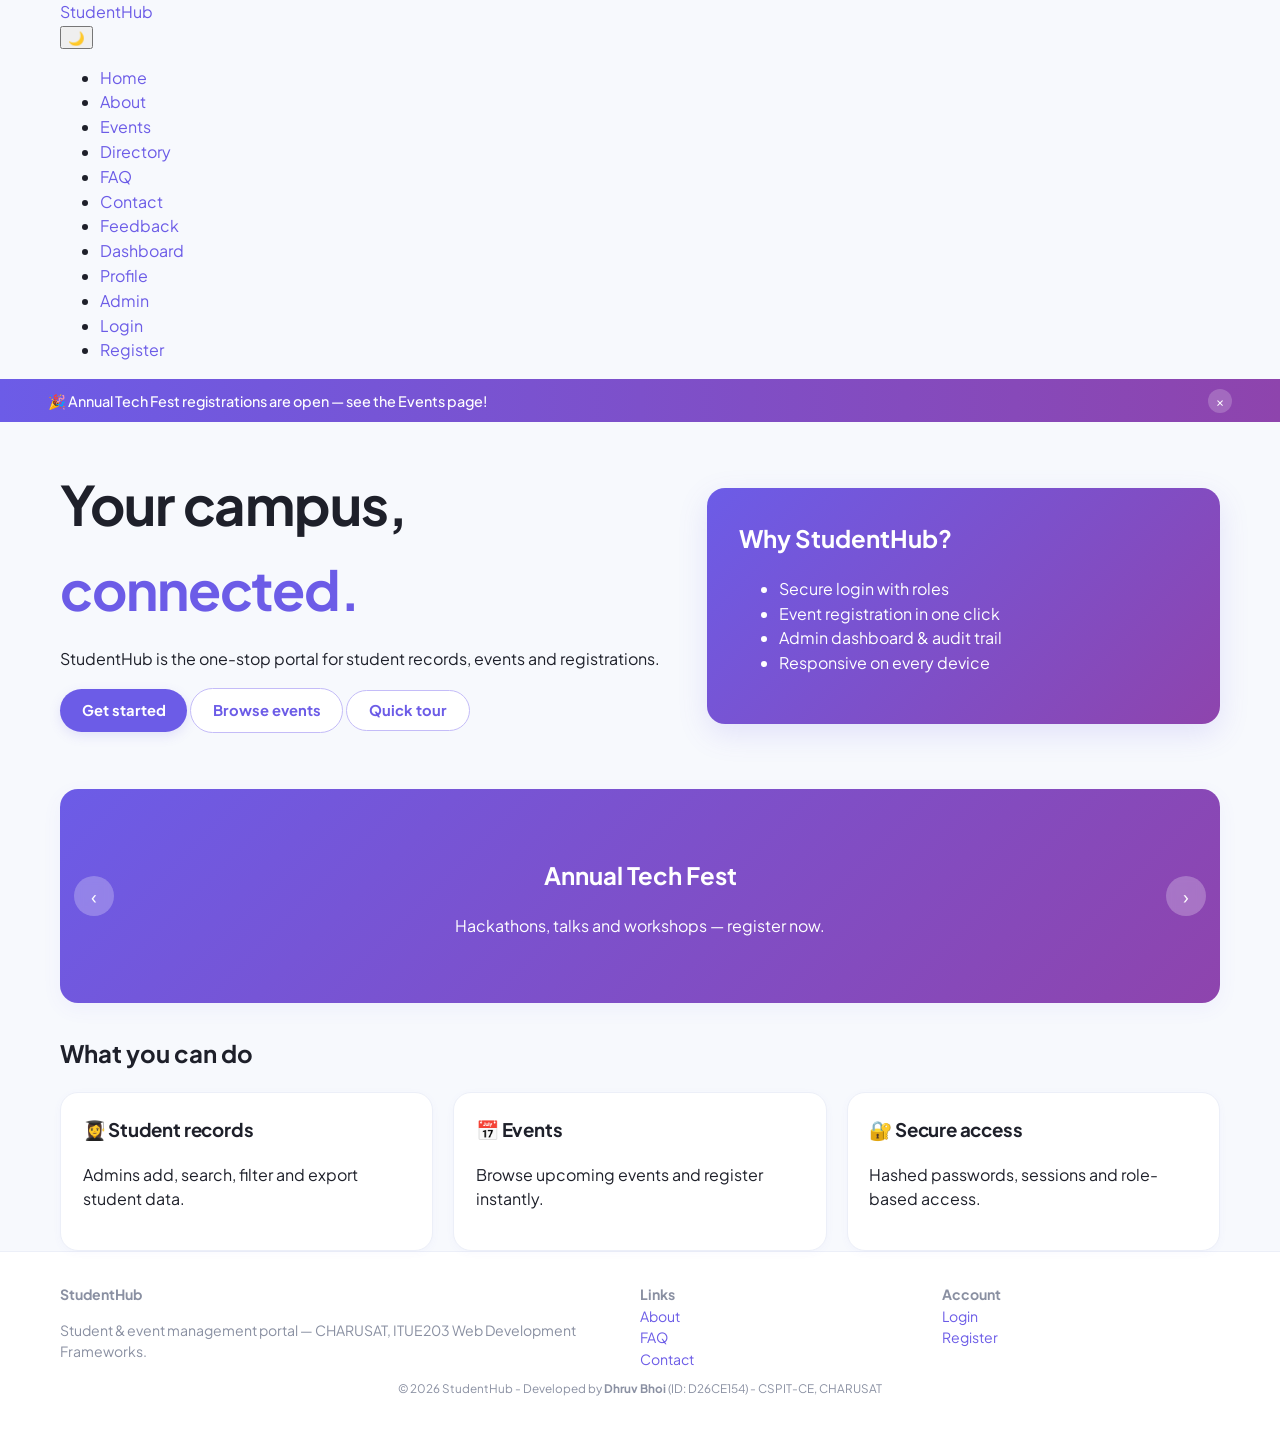
<file: static/index.html>
﻿<!DOCTYPE html>
<html lang="en">
<head>
<meta charset="UTF-8">
<meta name="viewport" content="width=device-width, initial-scale=1">
<meta name="description" content="StudentHub - static HTML5 page: Home">
<title>Home | StudentHub</title>
<link rel="stylesheet" href="../assets/css/style.css">
<script>try{var t=localStorage.getItem('sh_theme');if(t)document.documentElement.setAttribute('data-theme',t);}catch(e){}</script>
</head>
<body>
<a class="skip-link" href="#main">Skip to main content</a>
<header class="site-header">
  <div class="container nav-bar">
    <a class="brand" href="index.html">Student<span>Hub</span></a>
    <div class="nav-tools">
      <button class="theme-btn" id="themeToggle" aria-label="Toggle light/dark theme">🌙</button>
      <button class="hamburger" id="hamburger" aria-label="Toggle menu" aria-expanded="false" aria-controls="navMenu">☰</button>
    </div>
    <nav aria-label="Main navigation" style="flex:1 1 auto"><ul class="nav-menu" id="navMenu" style="justify-content:flex-end"><li><a href="index.html" aria-current="page">Home</a></li><li><a href="about.html">About</a></li><li><a href="events.html">Events</a></li><li><a href="directory.html">Directory</a></li><li><a href="faq.html">FAQ</a></li><li><a href="contact.html">Contact</a></li><li><a href="feedback.html">Feedback</a></li><li><a href="dashboard.html">Dashboard</a></li><li><a href="profile.html">Profile</a></li><li><a href="admin.html">Admin</a></li><li><a href="login.html">Login</a></li><li><a href="register.html">Register</a></li></ul></nav>
  </div>
</header>
<div class="banner" id="banner" role="status"><div class="container"><span>🎉 Annual Tech Fest registrations are open — see the Events page!</span><button id="bannerClose" aria-label="Dismiss notification">&times;</button></div></div>
<div class="container"></div>
<main id="main" class="container">
<section class="hero" aria-labelledby="hero-title">
  <div><h1 id="hero-title">Your campus, <span style="color:var(--primary)">connected.</span></h1>
  <p class="lead">StudentHub is the one-stop portal for student records, events and registrations.</p>
  <p><a class="btn" href="register.html">Get started</a> <a class="btn secondary" href="events.html">Browse events</a> <button class="btn secondary" data-modal="welcomeModal" type="button">Quick tour</button></p></div>
  <aside class="hero-card"><h2 style="margin-top:0">Why StudentHub?</h2><ul><li>Secure login with roles</li><li>Event registration in one click</li><li>Admin dashboard &amp; audit trail</li><li>Responsive on every device</li></ul></aside>
</section>
<section aria-label="Highlights" class="slider" style="margin-bottom:2rem">
  <div class="slides">
    <div class="slide"><h2>Annual Tech Fest</h2><p>Hackathons, talks and workshops — register now.</p></div>
    <div class="slide"><h2>Placement Season</h2><p>Resume workshops and mock interviews every week.</p></div>
    <div class="slide"><h2>Cultural Week</h2><p>Music, dance and drama — everyone is welcome.</p></div>
  </div>
  <button class="slider-btn prev" aria-label="Previous slide">‹</button><button class="slider-btn next" aria-label="Next slide">›</button>
</section>
<section aria-labelledby="features"><h2 id="features">What you can do</h2>
  <div class="grid cols-3">
    <article class="card"><h3>👩‍🎓 Student records</h3><p>Admins add, search, filter and export student data.</p></article>
    <article class="card"><h3>📅 Events</h3><p>Browse upcoming events and register instantly.</p></article>
    <article class="card"><h3>🔐 Secure access</h3><p>Hashed passwords, sessions and role-based access.</p></article>
  </div>
</section>
<div class="modal-backdrop" id="welcomeModal" role="dialog" aria-modal="true" aria-labelledby="mTitle"><div class="modal">
  <h2 id="mTitle">Welcome to StudentHub 👋</h2><p>Register an account, log in and register for events.</p><button class="btn" data-close type="button">Got it</button></div></div>
</main>
<footer class="site-footer">
  <div class="container footer-grid">
    <div><strong>StudentHub</strong><p>Student &amp; event management portal — CHARUSAT, ITUE203 Web Development Frameworks.</p></div>
    <div><strong>Links</strong><br><a href="about.html">About</a><br><a href="faq.html">FAQ</a><br><a href="contact.html">Contact</a></div>
    <div><strong>Account</strong><br><a href="login.html">Login</a><br><a href="register.html">Register</a></div>
  </div>
  <div class="container" style="text-align:center"><small>&copy; 2026 StudentHub - Developed by <strong>Dhruv Bhoi</strong> (ID: D26CE154) - CSPIT-CE, CHARUSAT</small></div>
</footer>
<script src="../assets/js/main.js"></script>

</body>
</html>
</file>
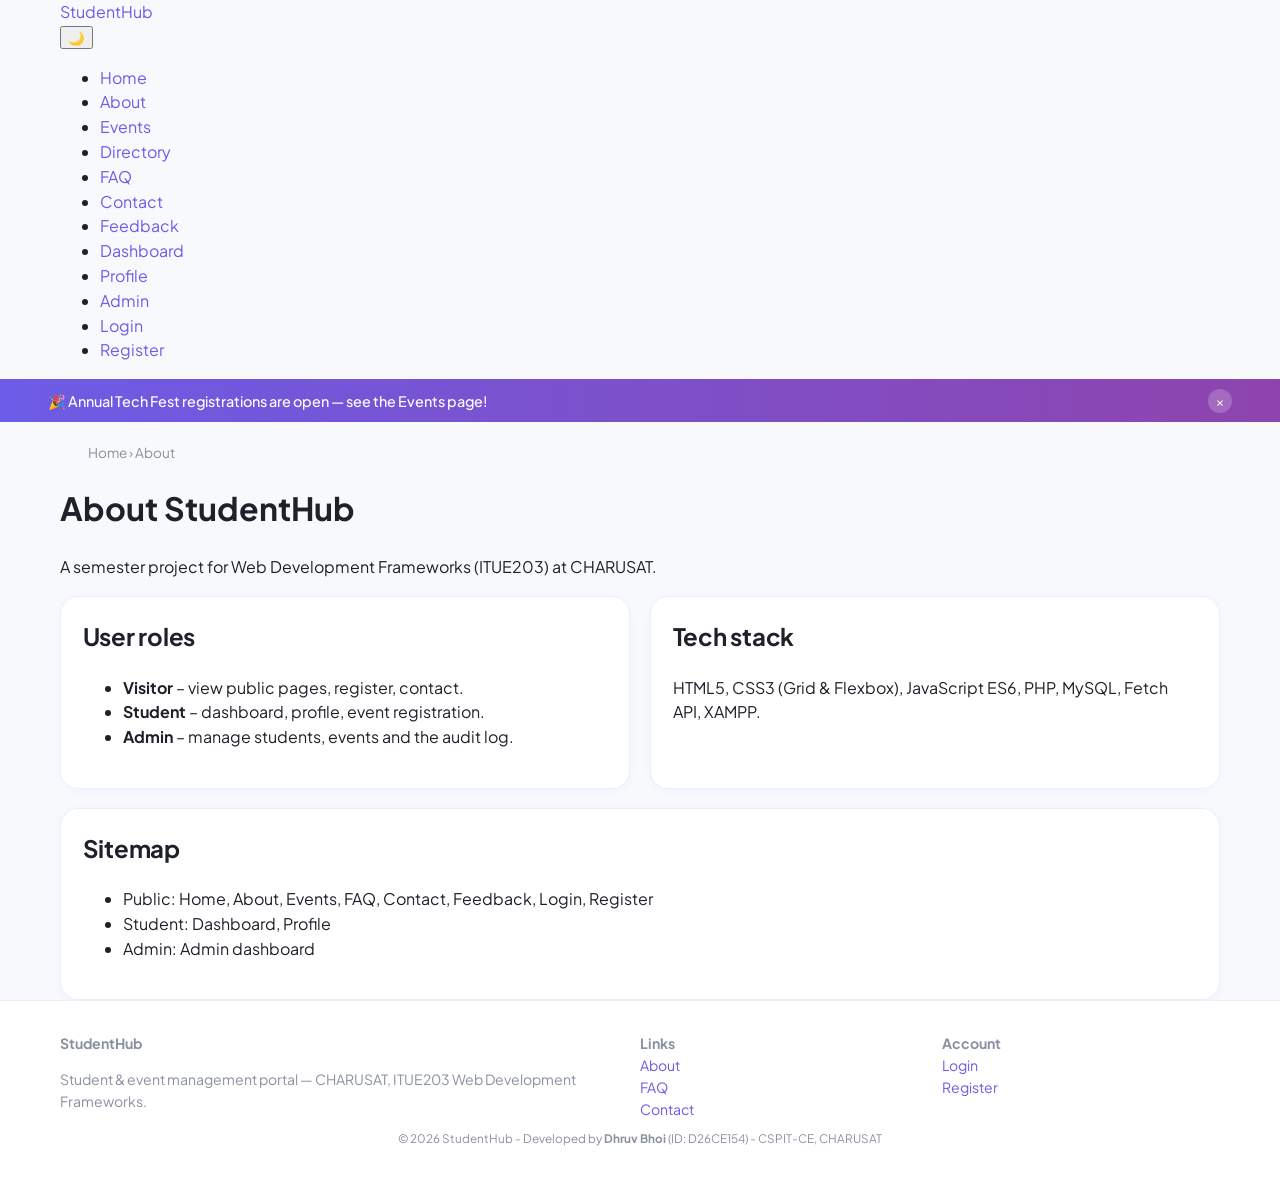
<file: static/about.html>
﻿<!DOCTYPE html>
<html lang="en">
<head>
<meta charset="UTF-8">
<meta name="viewport" content="width=device-width, initial-scale=1">
<meta name="description" content="StudentHub - static HTML5 page: About">
<title>About | StudentHub</title>
<link rel="stylesheet" href="../assets/css/style.css">
<script>try{var t=localStorage.getItem('sh_theme');if(t)document.documentElement.setAttribute('data-theme',t);}catch(e){}</script>
</head>
<body>
<a class="skip-link" href="#main">Skip to main content</a>
<header class="site-header">
  <div class="container nav-bar">
    <a class="brand" href="index.html">Student<span>Hub</span></a>
    <div class="nav-tools">
      <button class="theme-btn" id="themeToggle" aria-label="Toggle light/dark theme">🌙</button>
      <button class="hamburger" id="hamburger" aria-label="Toggle menu" aria-expanded="false" aria-controls="navMenu">☰</button>
    </div>
    <nav aria-label="Main navigation" style="flex:1 1 auto"><ul class="nav-menu" id="navMenu" style="justify-content:flex-end"><li><a href="index.html">Home</a></li><li><a href="about.html" aria-current="page">About</a></li><li><a href="events.html">Events</a></li><li><a href="directory.html">Directory</a></li><li><a href="faq.html">FAQ</a></li><li><a href="contact.html">Contact</a></li><li><a href="feedback.html">Feedback</a></li><li><a href="dashboard.html">Dashboard</a></li><li><a href="profile.html">Profile</a></li><li><a href="admin.html">Admin</a></li><li><a href="login.html">Login</a></li><li><a href="register.html">Register</a></li></ul></nav>
  </div>
</header>
<div class="banner" id="banner" role="status"><div class="container"><span>🎉 Annual Tech Fest registrations are open — see the Events page!</span><button id="bannerClose" aria-label="Dismiss notification">&times;</button></div></div>
<div class="container"><nav class="breadcrumb" aria-label="Breadcrumb"><a href="index.html">Home</a> › <span>About</span></nav></div>
<main id="main" class="container">
<h1>About StudentHub</h1>
<p class="lead">A semester project for Web Development Frameworks (ITUE203) at CHARUSAT.</p>
<div class="grid cols-2">
  <section class="card"><h2>User roles</h2><ul><li><strong>Visitor</strong> – view public pages, register, contact.</li><li><strong>Student</strong> – dashboard, profile, event registration.</li><li><strong>Admin</strong> – manage students, events and the audit log.</li></ul></section>
  <section class="card"><h2>Tech stack</h2><p>HTML5, CSS3 (Grid &amp; Flexbox), JavaScript ES6, PHP, MySQL, Fetch API, XAMPP.</p></section>
</div>
<section class="card" style="margin-top:1.2rem"><h2>Sitemap</h2><ul><li>Public: Home, About, Events, FAQ, Contact, Feedback, Login, Register</li><li>Student: Dashboard, Profile</li><li>Admin: Admin dashboard</li></ul></section>
</main>
<footer class="site-footer">
  <div class="container footer-grid">
    <div><strong>StudentHub</strong><p>Student &amp; event management portal — CHARUSAT, ITUE203 Web Development Frameworks.</p></div>
    <div><strong>Links</strong><br><a href="about.html">About</a><br><a href="faq.html">FAQ</a><br><a href="contact.html">Contact</a></div>
    <div><strong>Account</strong><br><a href="login.html">Login</a><br><a href="register.html">Register</a></div>
  </div>
  <div class="container" style="text-align:center"><small>&copy; 2026 StudentHub - Developed by <strong>Dhruv Bhoi</strong> (ID: D26CE154) - CSPIT-CE, CHARUSAT</small></div>
</footer>
<script src="../assets/js/main.js"></script>

</body>
</html>
</file>
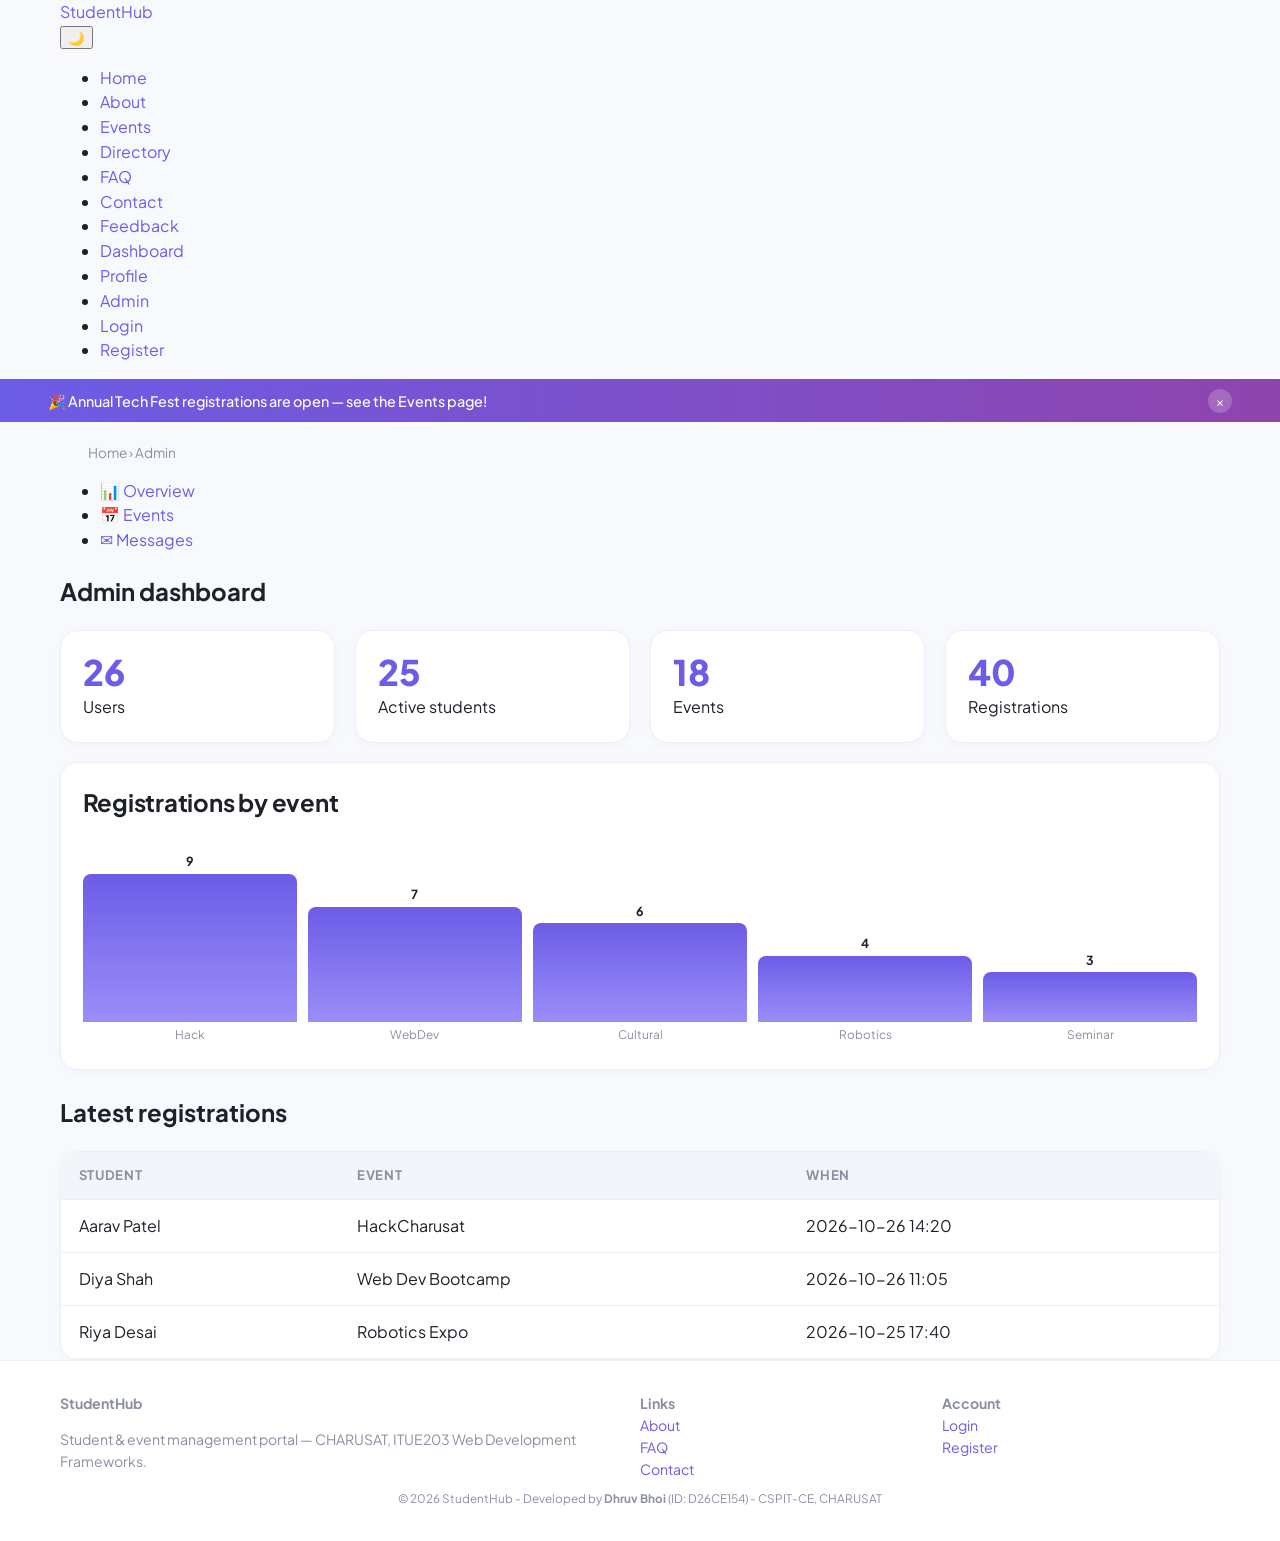
<file: static/admin.html>
﻿<!DOCTYPE html>
<html lang="en">
<head>
<meta charset="UTF-8">
<meta name="viewport" content="width=device-width, initial-scale=1">
<meta name="description" content="StudentHub - static HTML5 page: Admin">
<title>Admin | StudentHub</title>
<link rel="stylesheet" href="../assets/css/style.css">
<script>try{var t=localStorage.getItem('sh_theme');if(t)document.documentElement.setAttribute('data-theme',t);}catch(e){}</script>
</head>
<body>
<a class="skip-link" href="#main">Skip to main content</a>
<header class="site-header">
  <div class="container nav-bar">
    <a class="brand" href="index.html">Student<span>Hub</span></a>
    <div class="nav-tools">
      <button class="theme-btn" id="themeToggle" aria-label="Toggle light/dark theme">🌙</button>
      <button class="hamburger" id="hamburger" aria-label="Toggle menu" aria-expanded="false" aria-controls="navMenu">☰</button>
    </div>
    <nav aria-label="Main navigation" style="flex:1 1 auto"><ul class="nav-menu" id="navMenu" style="justify-content:flex-end"><li><a href="index.html">Home</a></li><li><a href="about.html">About</a></li><li><a href="events.html">Events</a></li><li><a href="directory.html">Directory</a></li><li><a href="faq.html">FAQ</a></li><li><a href="contact.html">Contact</a></li><li><a href="feedback.html">Feedback</a></li><li><a href="dashboard.html">Dashboard</a></li><li><a href="profile.html">Profile</a></li><li><a href="admin.html" aria-current="page">Admin</a></li><li><a href="login.html">Login</a></li><li><a href="register.html">Register</a></li></ul></nav>
  </div>
</header>
<div class="banner" id="banner" role="status"><div class="container"><span>🎉 Annual Tech Fest registrations are open — see the Events page!</span><button id="bannerClose" aria-label="Dismiss notification">&times;</button></div></div>
<div class="container"><nav class="breadcrumb" aria-label="Breadcrumb"><a href="index.html">Home</a> › <span>Admin</span></nav></div>
<main id="main" class="container">
<div class="two-col">
  <aside><ul class="side-menu" aria-label="Admin menu"><li><a class="active" href="admin.html">📊 Overview</a></li><li><a href="events.html">📅 Events</a></li><li><a href="contact.html">✉ Messages</a></li></ul></aside>
  <section><h1>Admin dashboard</h1>
    <div class="grid cols-4"><div class="card stat"><div class="num">26</div>Users</div><div class="card stat"><div class="num">25</div>Active students</div><div class="card stat"><div class="num">18</div>Events</div><div class="card stat"><div class="num">40</div>Registrations</div></div>
    <div class="card" style="margin-top:1.2rem"><h2>Registrations by event</h2><div class="bar-chart" style="margin-bottom:1.6rem" role="img" aria-label="Bar chart of registrations by event">
      <div class="bar" style="height:90%"><span>9</span><small>Hack</small></div><div class="bar" style="height:70%"><span>7</span><small>WebDev</small></div><div class="bar" style="height:60%"><span>6</span><small>Cultural</small></div><div class="bar" style="height:40%"><span>4</span><small>Robotics</small></div><div class="bar" style="height:30%"><span>3</span><small>Seminar</small></div></div></div>
    <h2 style="margin-top:1.5rem">Latest registrations</h2>
    <div class="table-wrap"><table><thead><tr><th>Student</th><th>Event</th><th>When</th></tr></thead><tbody><tr><td>Aarav Patel</td><td>HackCharusat</td><td>2026-10-26 14:20</td></tr><tr><td>Diya Shah</td><td>Web Dev Bootcamp</td><td>2026-10-26 11:05</td></tr><tr><td>Riya Desai</td><td>Robotics Expo</td><td>2026-10-25 17:40</td></tr></tbody></table></div>
  </section></div>
</main>
<footer class="site-footer">
  <div class="container footer-grid">
    <div><strong>StudentHub</strong><p>Student &amp; event management portal — CHARUSAT, ITUE203 Web Development Frameworks.</p></div>
    <div><strong>Links</strong><br><a href="about.html">About</a><br><a href="faq.html">FAQ</a><br><a href="contact.html">Contact</a></div>
    <div><strong>Account</strong><br><a href="login.html">Login</a><br><a href="register.html">Register</a></div>
  </div>
  <div class="container" style="text-align:center"><small>&copy; 2026 StudentHub - Developed by <strong>Dhruv Bhoi</strong> (ID: D26CE154) - CSPIT-CE, CHARUSAT</small></div>
</footer>
<script src="../assets/js/main.js"></script>

</body>
</html>
</file>
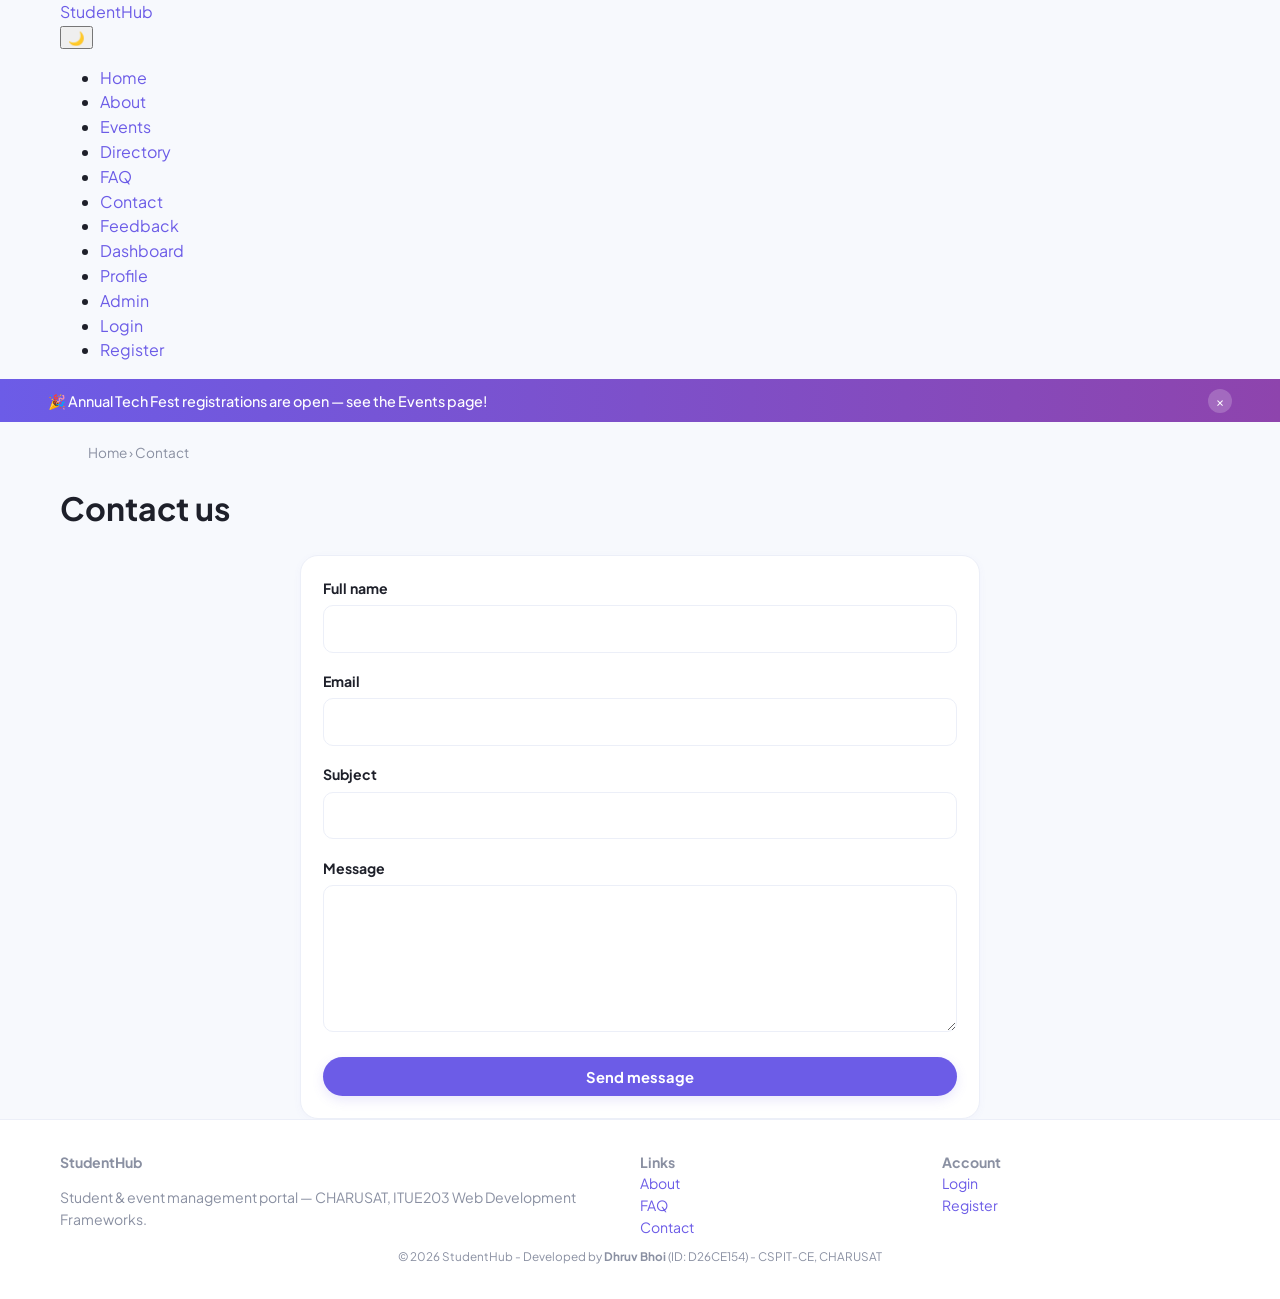
<file: static/contact.html>
﻿<!DOCTYPE html>
<html lang="en">
<head>
<meta charset="UTF-8">
<meta name="viewport" content="width=device-width, initial-scale=1">
<meta name="description" content="StudentHub - static HTML5 page: Contact">
<title>Contact | StudentHub</title>
<link rel="stylesheet" href="../assets/css/style.css">
<script>try{var t=localStorage.getItem('sh_theme');if(t)document.documentElement.setAttribute('data-theme',t);}catch(e){}</script>
</head>
<body>
<a class="skip-link" href="#main">Skip to main content</a>
<header class="site-header">
  <div class="container nav-bar">
    <a class="brand" href="index.html">Student<span>Hub</span></a>
    <div class="nav-tools">
      <button class="theme-btn" id="themeToggle" aria-label="Toggle light/dark theme">🌙</button>
      <button class="hamburger" id="hamburger" aria-label="Toggle menu" aria-expanded="false" aria-controls="navMenu">☰</button>
    </div>
    <nav aria-label="Main navigation" style="flex:1 1 auto"><ul class="nav-menu" id="navMenu" style="justify-content:flex-end"><li><a href="index.html">Home</a></li><li><a href="about.html">About</a></li><li><a href="events.html">Events</a></li><li><a href="directory.html">Directory</a></li><li><a href="faq.html">FAQ</a></li><li><a href="contact.html" aria-current="page">Contact</a></li><li><a href="feedback.html">Feedback</a></li><li><a href="dashboard.html">Dashboard</a></li><li><a href="profile.html">Profile</a></li><li><a href="admin.html">Admin</a></li><li><a href="login.html">Login</a></li><li><a href="register.html">Register</a></li></ul></nav>
  </div>
</header>
<div class="banner" id="banner" role="status"><div class="container"><span>🎉 Annual Tech Fest registrations are open — see the Events page!</span><button id="bannerClose" aria-label="Dismiss notification">&times;</button></div></div>
<div class="container"><nav class="breadcrumb" aria-label="Breadcrumb"><a href="index.html">Home</a> › <span>Contact</span></nav></div>
<main id="main" class="container">
<h1>Contact us</h1>
<form class="card form-card demo-form" novalidate data-msg="Message captured (static demo). The PHP version saves it to data/contacts.csv.">
  <div class="form-grid">
    <div><label for="name">Full name</label><input type="text" id="name" name="name" autocomplete="name" required></div>
    <div><label for="email">Email</label><input type="email" id="email" name="email" autocomplete="email" required></div>
    <div><label for="subject">Subject</label><input type="text" id="subject" name="subject" required></div>
    <div><label for="message">Message</label><textarea id="message" name="message" rows="5" required></textarea></div>
    <button class="btn" type="submit">Send message</button>
  </div>
</form>
</main>
<footer class="site-footer">
  <div class="container footer-grid">
    <div><strong>StudentHub</strong><p>Student &amp; event management portal — CHARUSAT, ITUE203 Web Development Frameworks.</p></div>
    <div><strong>Links</strong><br><a href="about.html">About</a><br><a href="faq.html">FAQ</a><br><a href="contact.html">Contact</a></div>
    <div><strong>Account</strong><br><a href="login.html">Login</a><br><a href="register.html">Register</a></div>
  </div>
  <div class="container" style="text-align:center"><small>&copy; 2026 StudentHub - Developed by <strong>Dhruv Bhoi</strong> (ID: D26CE154) - CSPIT-CE, CHARUSAT</small></div>
</footer>
<script src="../assets/js/main.js"></script>
<script src="../assets/js/static.js"></script>
</body>
</html>
</file>
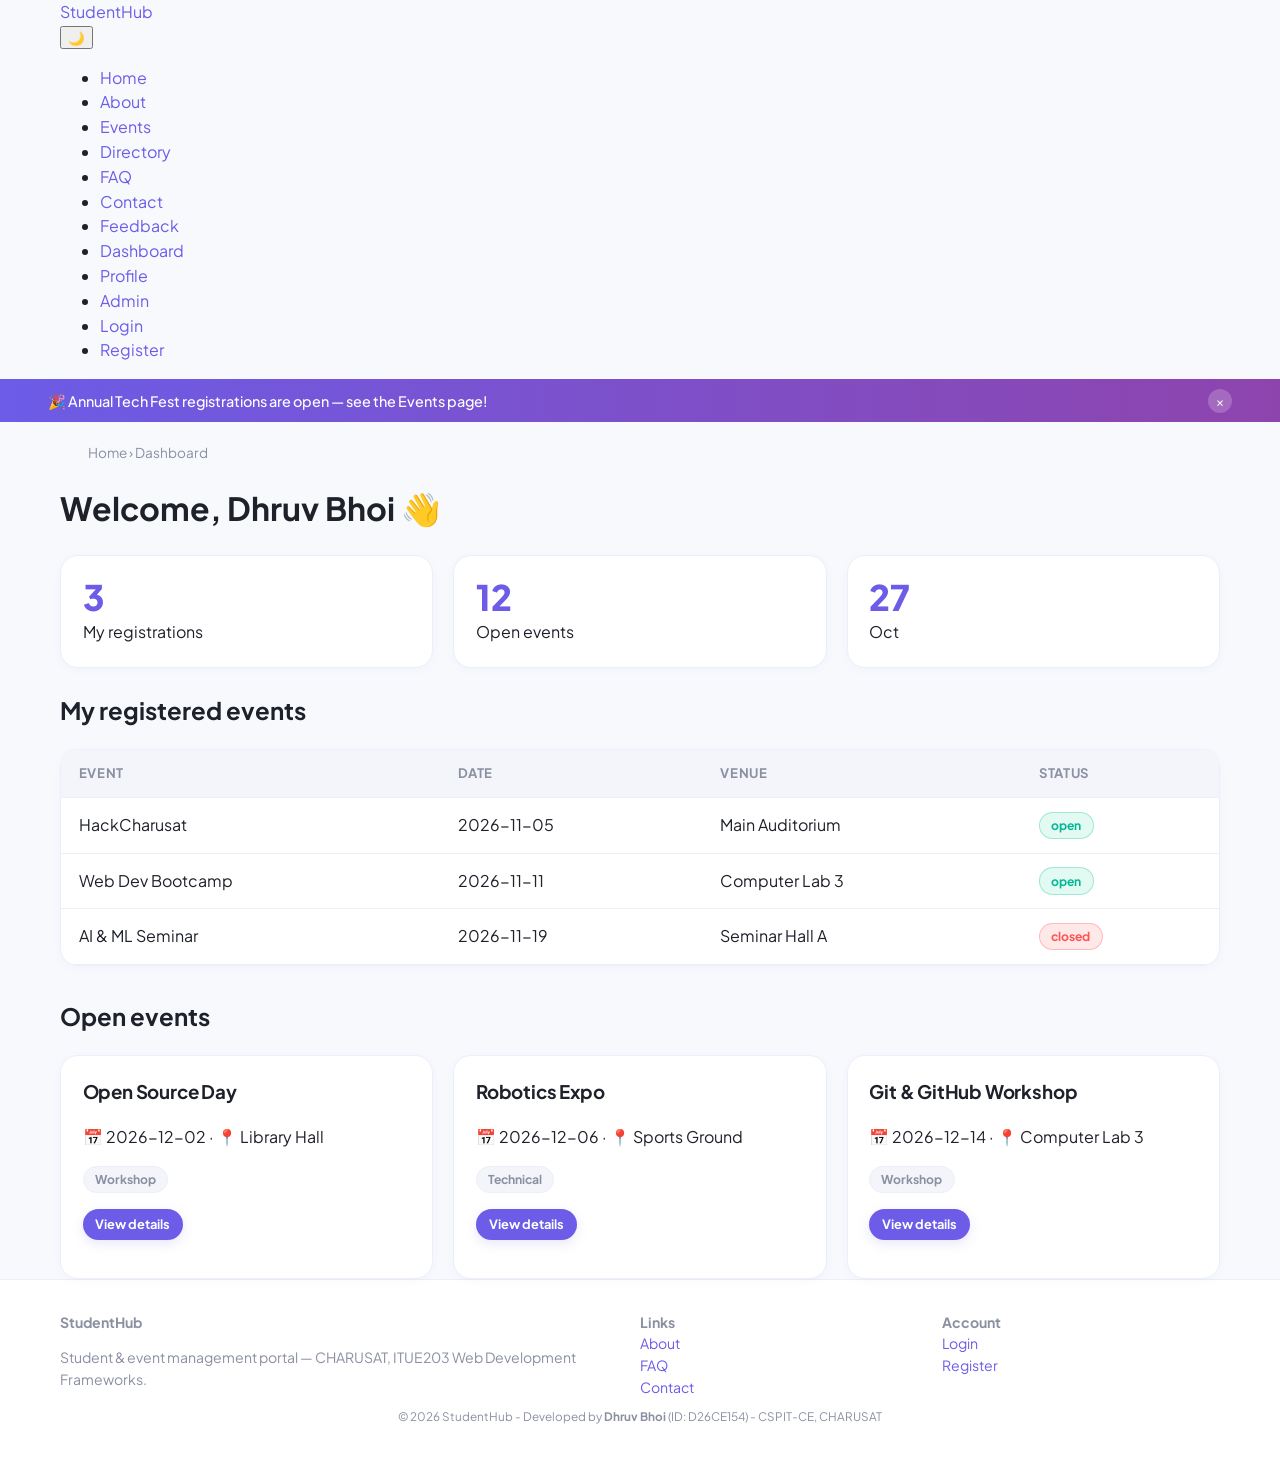
<file: static/dashboard.html>
<!DOCTYPE html>
<html lang="en">
<head>
<meta charset="UTF-8">
<meta name="viewport" content="width=device-width, initial-scale=1">
<meta name="description" content="StudentHub - static HTML5 page: Dashboard">
<title>Dashboard | StudentHub</title>
<link rel="stylesheet" href="../assets/css/style.css">
<script>try{var t=localStorage.getItem('sh_theme');if(t)document.documentElement.setAttribute('data-theme',t);}catch(e){}</script>
</head>
<body>
<a class="skip-link" href="#main">Skip to main content</a>
<header class="site-header">
  <div class="container nav-bar">
    <a class="brand" href="index.html">Student<span>Hub</span></a>
    <div class="nav-tools">
      <button class="theme-btn" id="themeToggle" aria-label="Toggle light/dark theme">🌙</button>
      <button class="hamburger" id="hamburger" aria-label="Toggle menu" aria-expanded="false" aria-controls="navMenu">☰</button>
    </div>
    <nav aria-label="Main navigation" style="flex:1 1 auto"><ul class="nav-menu" id="navMenu" style="justify-content:flex-end"><li><a href="index.html">Home</a></li><li><a href="about.html">About</a></li><li><a href="events.html">Events</a></li><li><a href="directory.html">Directory</a></li><li><a href="faq.html">FAQ</a></li><li><a href="contact.html">Contact</a></li><li><a href="feedback.html">Feedback</a></li><li><a href="dashboard.html" aria-current="page">Dashboard</a></li><li><a href="profile.html">Profile</a></li><li><a href="admin.html">Admin</a></li><li><a href="login.html">Login</a></li><li><a href="register.html">Register</a></li></ul></nav>
  </div>
</header>
<div class="banner" id="banner" role="status"><div class="container"><span>🎉 Annual Tech Fest registrations are open — see the Events page!</span><button id="bannerClose" aria-label="Dismiss notification">&times;</button></div></div>
<div class="container"><nav class="breadcrumb" aria-label="Breadcrumb"><a href="index.html">Home</a> › <span>Dashboard</span></nav></div>
<main id="main" class="container">
<h1>Welcome, Dhruv Bhoi 👋</h1>
<div class="grid cols-3" style="margin-bottom:1.5rem">
  <div class="card stat"><div class="num">3</div>My registrations</div><div class="card stat"><div class="num">12</div>Open events</div><div class="card stat"><div class="num">27</div>Oct</div>
</div>
<h2>My registered events</h2>
<div class="table-wrap"><table><thead><tr><th>Event</th><th>Date</th><th>Venue</th><th>Status</th></tr></thead><tbody>
<tr><td>HackCharusat</td><td>2026-11-05</td><td>Main Auditorium</td><td><span class="badge open">open</span></td></tr>
<tr><td>Web Dev Bootcamp</td><td>2026-11-11</td><td>Computer Lab 3</td><td><span class="badge open">open</span></td></tr>
<tr><td>AI &amp; ML Seminar</td><td>2026-11-19</td><td>Seminar Hall A</td><td><span class="badge closed">closed</span></td></tr></tbody></table></div>
<h2 style="margin-top:2rem">Open events</h2>
<div class="grid cols-3">
<article class="card"><h3>Open Source Day</h3><p>📅 2026-12-02 · 📍 Library Hall</p><span class="badge">Workshop</span><p><a class="btn small" href="events.html">View details</a></p></article>
<article class="card"><h3>Robotics Expo</h3><p>📅 2026-12-06 · 📍 Sports Ground</p><span class="badge">Technical</span><p><a class="btn small" href="events.html">View details</a></p></article>
<article class="card"><h3>Git &amp; GitHub Workshop</h3><p>📅 2026-12-14 · 📍 Computer Lab 3</p><span class="badge">Workshop</span><p><a class="btn small" href="events.html">View details</a></p></article></div>
</main>
<footer class="site-footer">
  <div class="container footer-grid">
    <div><strong>StudentHub</strong><p>Student &amp; event management portal — CHARUSAT, ITUE203 Web Development Frameworks.</p></div>
    <div><strong>Links</strong><br><a href="about.html">About</a><br><a href="faq.html">FAQ</a><br><a href="contact.html">Contact</a></div>
    <div><strong>Account</strong><br><a href="login.html">Login</a><br><a href="register.html">Register</a></div>
  </div>
  <div class="container" style="text-align:center"><small>&copy; 2026 StudentHub - Developed by <strong>Dhruv Bhoi</strong> (ID: D26CE154) - CSPIT-CE, CHARUSAT</small></div>
</footer>
<script src="../assets/js/main.js"></script>

</body>
</html>
</file>
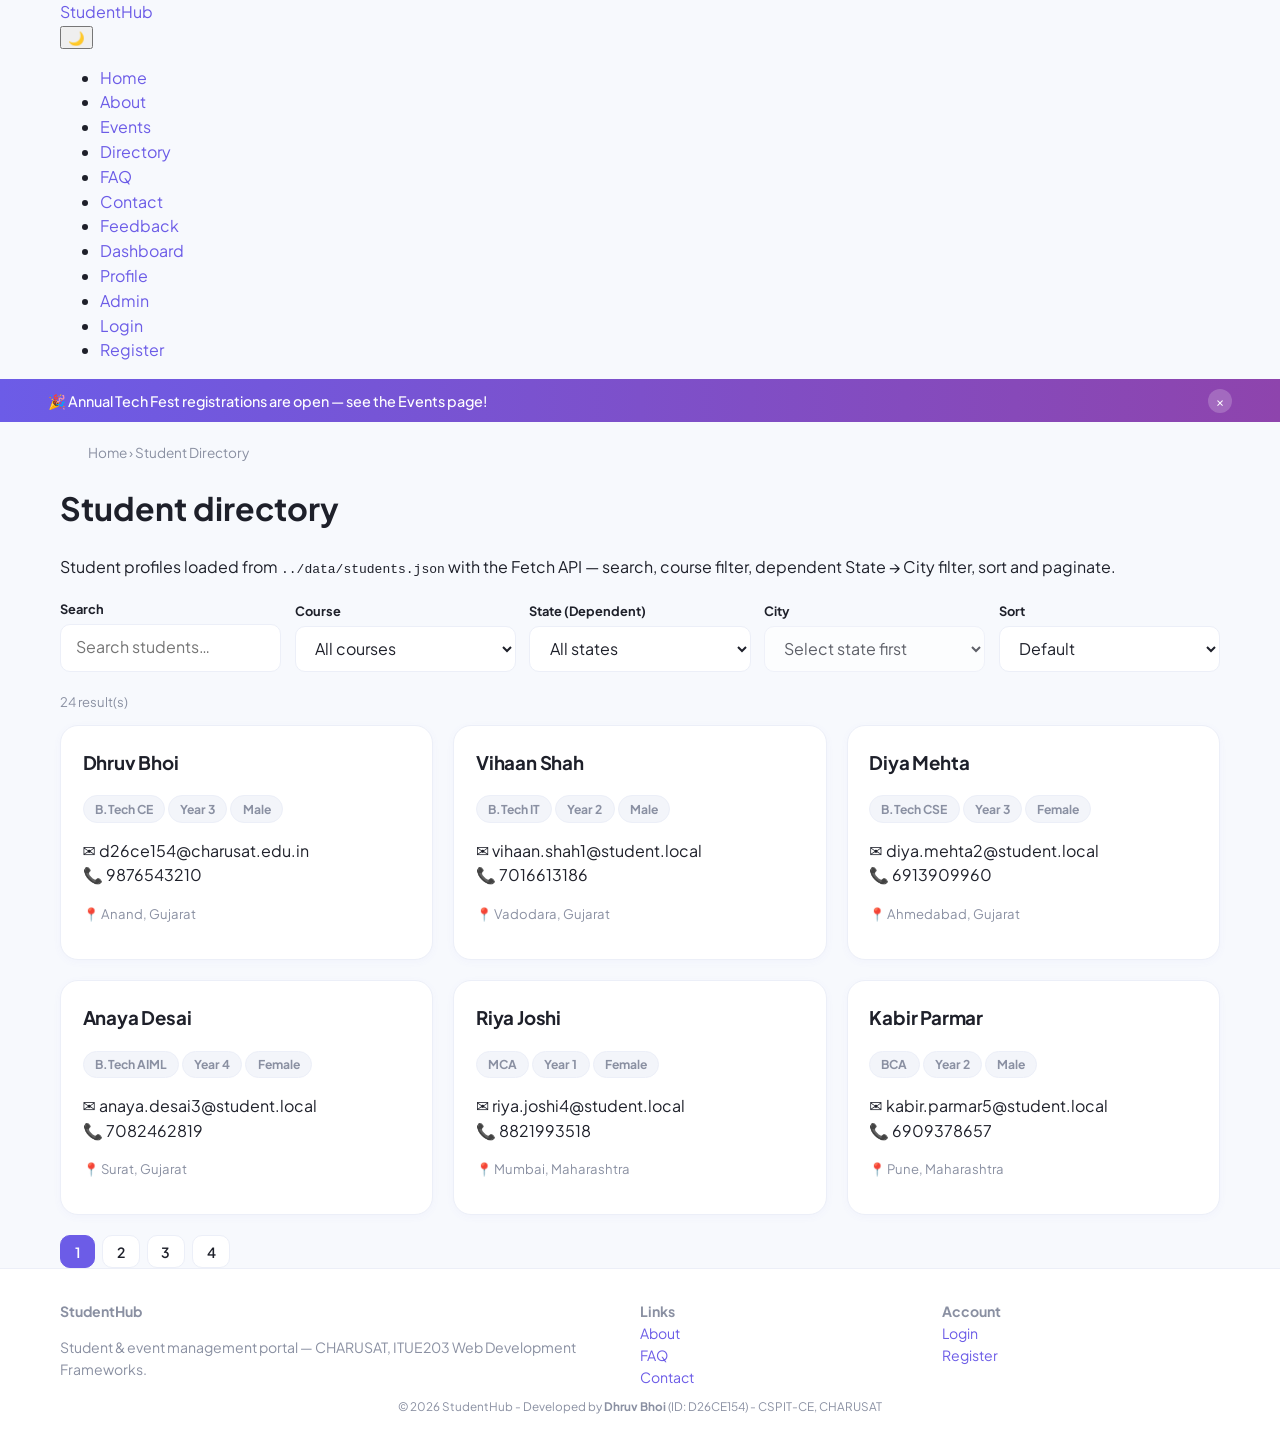
<file: static/directory.html>
﻿<!DOCTYPE html>
<html lang="en">
<head>
<meta charset="UTF-8">
<meta name="viewport" content="width=device-width, initial-scale=1">
<meta name="description" content="StudentHub - static HTML5 page: Student Directory">
<title>Student Directory | StudentHub</title>
<link rel="stylesheet" href="../assets/css/style.css">
<script>try{var t=localStorage.getItem('sh_theme');if(t)document.documentElement.setAttribute('data-theme',t);}catch(e){}</script>
</head>
<body>
<a class="skip-link" href="#main">Skip to main content</a>
<header class="site-header">
  <div class="container nav-bar">
    <a class="brand" href="index.html">Student<span>Hub</span></a>
    <div class="nav-tools">
      <button class="theme-btn" id="themeToggle" aria-label="Toggle light/dark theme">🌙</button>
      <button class="hamburger" id="hamburger" aria-label="Toggle menu" aria-expanded="false" aria-controls="navMenu">☰</button>
    </div>
    <nav aria-label="Main navigation" style="flex:1 1 auto"><ul class="nav-menu" id="navMenu" style="justify-content:flex-end"><li><a href="index.html">Home</a></li><li><a href="about.html">About</a></li><li><a href="events.html">Events</a></li><li><a href="directory.html" aria-current="page">Directory</a></li><li><a href="faq.html">FAQ</a></li><li><a href="contact.html">Contact</a></li><li><a href="feedback.html">Feedback</a></li><li><a href="dashboard.html">Dashboard</a></li><li><a href="profile.html">Profile</a></li><li><a href="admin.html">Admin</a></li><li><a href="login.html">Login</a></li><li><a href="register.html">Register</a></li></ul></nav>
  </div>
</header>
<div class="banner" id="banner" role="status"><div class="container"><span>🎉 Annual Tech Fest registrations are open — see the Events page!</span><button id="bannerClose" aria-label="Dismiss notification">&times;</button></div></div>
<div class="container"><nav class="breadcrumb" aria-label="Breadcrumb"><a href="index.html">Home</a> › <span>Student Directory</span></nav></div>
<main id="main" class="container">
<h1>Student directory</h1>
<p class="lead">Student profiles loaded from <code>../data/students.json</code> with the Fetch API — search, course filter, dependent State → City filter, sort and paginate.</p>
<div id="dataApp" data-src="../data/students.json" data-type="students">
  <div class="toolbar">
    <div><label for="q">Search</label><input type="search" id="q" placeholder="Search students…"></div>
    <div><label for="cat">Course</label><select id="cat"><option value="">All courses</option></select></div>
    <div><label for="state">State (Dependent)</label><select id="state"><option value="">All states</option></select></div>
    <div><label for="city">City</label><select id="city" disabled><option value="">Select state first</option></select></div>
    <div><label for="sort">Sort</label><select id="sort"><option value="">Default</option><option value="name:asc">Name A–Z</option><option value="name:desc">Name Z–A</option><option value="year:asc">Year ↑</option><option value="year:desc">Year ↓</option></select></div>
  </div>
  <p id="count" class="hint" aria-live="polite"></p>
  <div id="dataStatus" class="loading" aria-live="polite"></div>
  <div id="dataList" class="grid cols-3"></div>
  <div id="pager" class="pagination" aria-label="Pagination"></div>
</div>
</main>
<footer class="site-footer">
  <div class="container footer-grid">
    <div><strong>StudentHub</strong><p>Student &amp; event management portal — CHARUSAT, ITUE203 Web Development Frameworks.</p></div>
    <div><strong>Links</strong><br><a href="about.html">About</a><br><a href="faq.html">FAQ</a><br><a href="contact.html">Contact</a></div>
    <div><strong>Account</strong><br><a href="login.html">Login</a><br><a href="register.html">Register</a></div>
  </div>
  <div class="container" style="text-align:center"><small>&copy; 2026 StudentHub - Developed by <strong>Dhruv Bhoi</strong> (ID: D26CE154) - CSPIT-CE, CHARUSAT</small></div>
</footer>
<script src="../assets/js/main.js"></script>
<script src="../assets/js/data-render.js"></script>
</body>
</html>
</file>
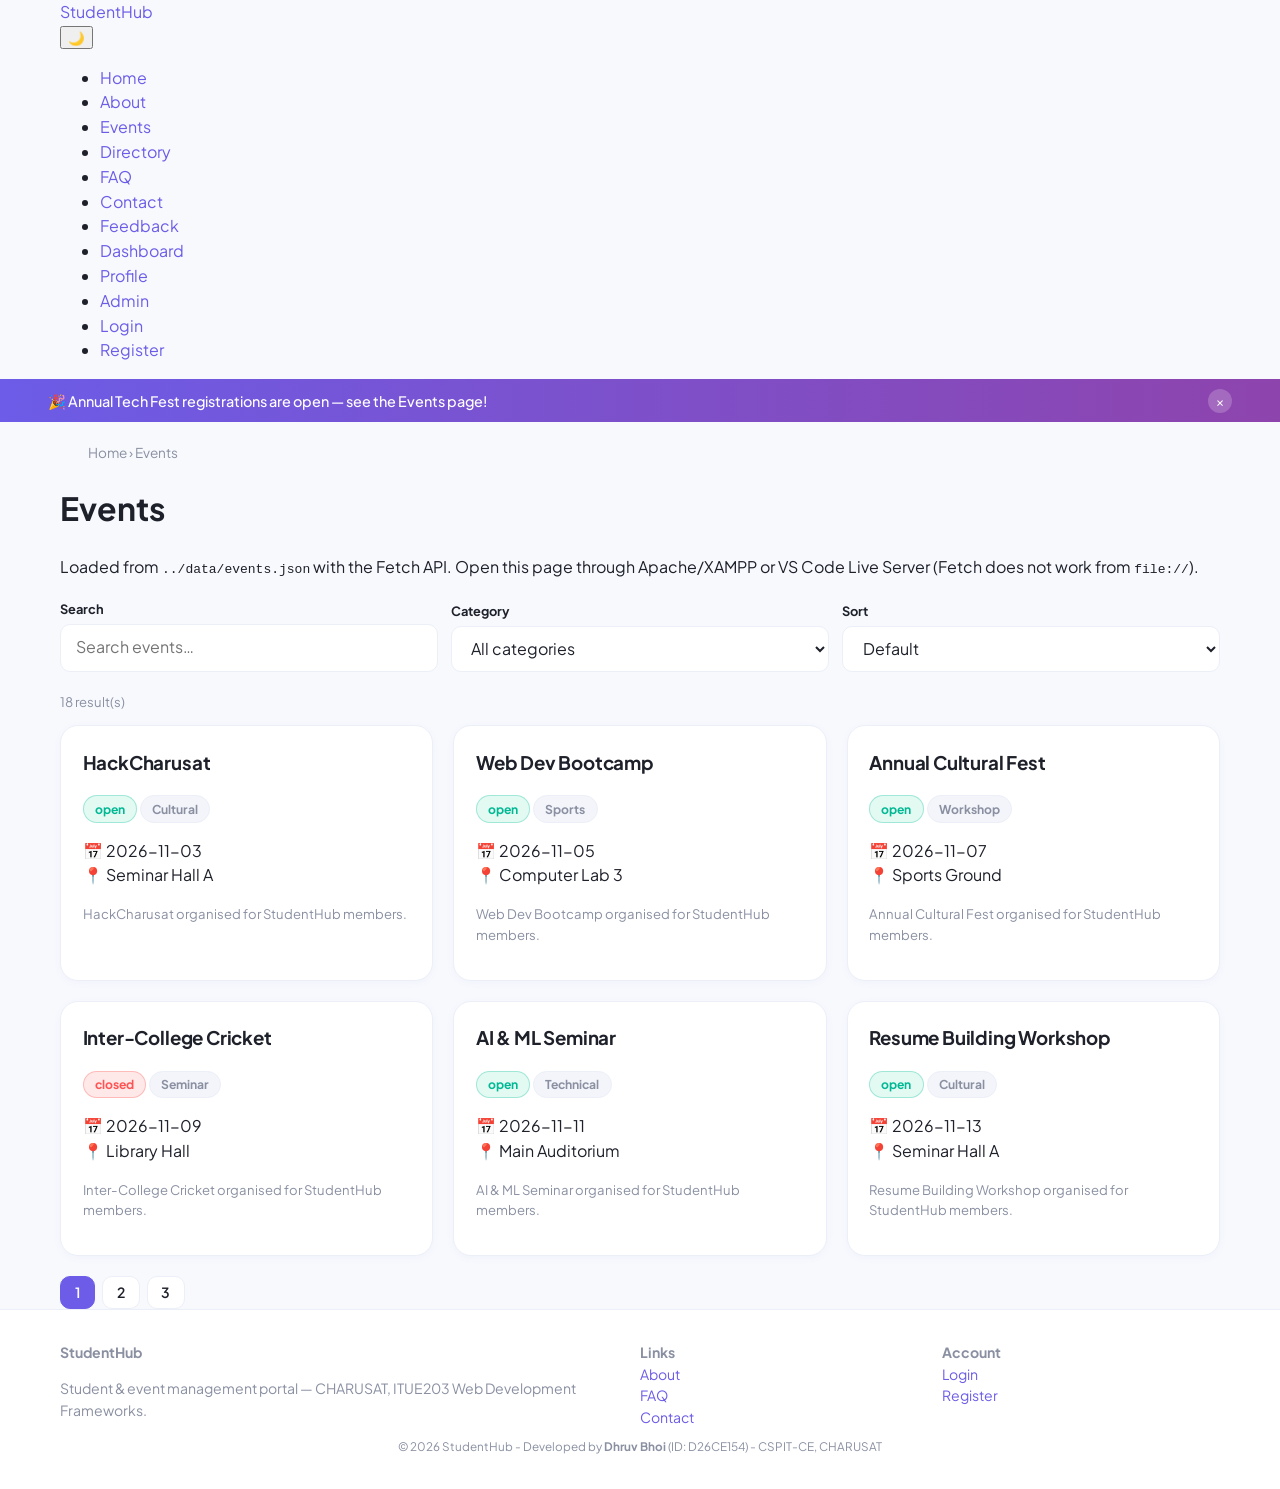
<file: static/events.html>
﻿<!DOCTYPE html>
<html lang="en">
<head>
<meta charset="UTF-8">
<meta name="viewport" content="width=device-width, initial-scale=1">
<meta name="description" content="StudentHub - static HTML5 page: Events">
<title>Events | StudentHub</title>
<link rel="stylesheet" href="../assets/css/style.css">
<script>try{var t=localStorage.getItem('sh_theme');if(t)document.documentElement.setAttribute('data-theme',t);}catch(e){}</script>
</head>
<body>
<a class="skip-link" href="#main">Skip to main content</a>
<header class="site-header">
  <div class="container nav-bar">
    <a class="brand" href="index.html">Student<span>Hub</span></a>
    <div class="nav-tools">
      <button class="theme-btn" id="themeToggle" aria-label="Toggle light/dark theme">🌙</button>
      <button class="hamburger" id="hamburger" aria-label="Toggle menu" aria-expanded="false" aria-controls="navMenu">☰</button>
    </div>
    <nav aria-label="Main navigation" style="flex:1 1 auto"><ul class="nav-menu" id="navMenu" style="justify-content:flex-end"><li><a href="index.html">Home</a></li><li><a href="about.html">About</a></li><li><a href="events.html" aria-current="page">Events</a></li><li><a href="directory.html">Directory</a></li><li><a href="faq.html">FAQ</a></li><li><a href="contact.html">Contact</a></li><li><a href="feedback.html">Feedback</a></li><li><a href="dashboard.html">Dashboard</a></li><li><a href="profile.html">Profile</a></li><li><a href="admin.html">Admin</a></li><li><a href="login.html">Login</a></li><li><a href="register.html">Register</a></li></ul></nav>
  </div>
</header>
<div class="banner" id="banner" role="status"><div class="container"><span>🎉 Annual Tech Fest registrations are open — see the Events page!</span><button id="bannerClose" aria-label="Dismiss notification">&times;</button></div></div>
<div class="container"><nav class="breadcrumb" aria-label="Breadcrumb"><a href="index.html">Home</a> › <span>Events</span></nav></div>
<main id="main" class="container">
<h1>Events</h1>
<p class="lead">Loaded from <code>../data/events.json</code> with the Fetch API. Open this page through Apache/XAMPP or VS Code Live Server (Fetch does not work from <code>file://</code>).</p>
<div id="dataApp" data-src="../data/events.json" data-type="events">
  <div class="toolbar">
    <div><label for="q">Search</label><input type="search" id="q" placeholder="Search events…"></div>
    <div><label for="cat">Category</label><select id="cat"><option value="">All categories</option></select></div>
    <div><label for="sort">Sort</label><select id="sort"><option value="">Default</option><option value="title:asc">Title A–Z</option><option value="title:desc">Title Z–A</option><option value="date:asc">Date ↑</option><option value="date:desc">Date ↓</option></select></div>
  </div>
  <p id="count" class="hint" aria-live="polite"></p>
  <div id="dataStatus" class="loading" aria-live="polite"></div>
  <div id="dataList" class="grid cols-3"></div>
  <div id="pager" class="pagination" aria-label="Pagination"></div>
</div>
</main>
<footer class="site-footer">
  <div class="container footer-grid">
    <div><strong>StudentHub</strong><p>Student &amp; event management portal — CHARUSAT, ITUE203 Web Development Frameworks.</p></div>
    <div><strong>Links</strong><br><a href="about.html">About</a><br><a href="faq.html">FAQ</a><br><a href="contact.html">Contact</a></div>
    <div><strong>Account</strong><br><a href="login.html">Login</a><br><a href="register.html">Register</a></div>
  </div>
  <div class="container" style="text-align:center"><small>&copy; 2026 StudentHub - Developed by <strong>Dhruv Bhoi</strong> (ID: D26CE154) - CSPIT-CE, CHARUSAT</small></div>
</footer>
<script src="../assets/js/main.js"></script>
<script src="../assets/js/data-render.js"></script>
</body>
</html>
</file>
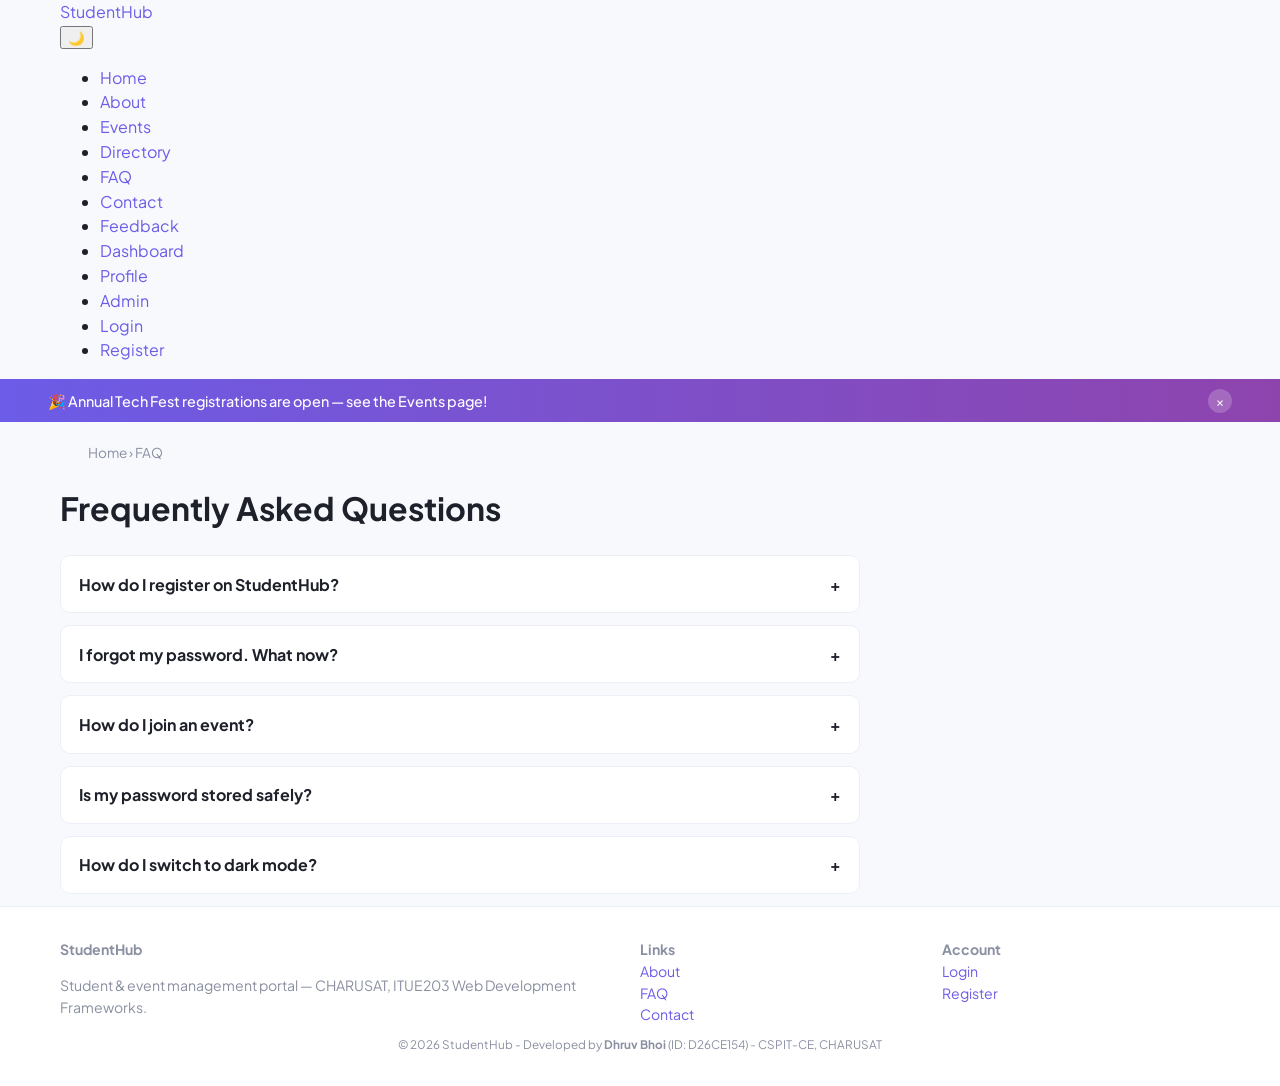
<file: static/faq.html>
﻿<!DOCTYPE html>
<html lang="en">
<head>
<meta charset="UTF-8">
<meta name="viewport" content="width=device-width, initial-scale=1">
<meta name="description" content="StudentHub - static HTML5 page: FAQ">
<title>FAQ | StudentHub</title>
<link rel="stylesheet" href="../assets/css/style.css">
<script>try{var t=localStorage.getItem('sh_theme');if(t)document.documentElement.setAttribute('data-theme',t);}catch(e){}</script>
</head>
<body>
<a class="skip-link" href="#main">Skip to main content</a>
<header class="site-header">
  <div class="container nav-bar">
    <a class="brand" href="index.html">Student<span>Hub</span></a>
    <div class="nav-tools">
      <button class="theme-btn" id="themeToggle" aria-label="Toggle light/dark theme">🌙</button>
      <button class="hamburger" id="hamburger" aria-label="Toggle menu" aria-expanded="false" aria-controls="navMenu">☰</button>
    </div>
    <nav aria-label="Main navigation" style="flex:1 1 auto"><ul class="nav-menu" id="navMenu" style="justify-content:flex-end"><li><a href="index.html">Home</a></li><li><a href="about.html">About</a></li><li><a href="events.html">Events</a></li><li><a href="directory.html">Directory</a></li><li><a href="faq.html" aria-current="page">FAQ</a></li><li><a href="contact.html">Contact</a></li><li><a href="feedback.html">Feedback</a></li><li><a href="dashboard.html">Dashboard</a></li><li><a href="profile.html">Profile</a></li><li><a href="admin.html">Admin</a></li><li><a href="login.html">Login</a></li><li><a href="register.html">Register</a></li></ul></nav>
  </div>
</header>
<div class="banner" id="banner" role="status"><div class="container"><span>🎉 Annual Tech Fest registrations are open — see the Events page!</span><button id="bannerClose" aria-label="Dismiss notification">&times;</button></div></div>
<div class="container"><nav class="breadcrumb" aria-label="Breadcrumb"><a href="index.html">Home</a> › <span>FAQ</span></nav></div>
<main id="main" class="container">
<h1>Frequently Asked Questions</h1><div style="max-width:800px"><div class="faq-item"><button class="faq-q" aria-expanded="false" aria-controls="faq0">How do I register on StudentHub?<span aria-hidden="true">+</span></button><div class="faq-a" id="faq0" role="region"><p>Open the Register page, fill in the form and submit.</p></div></div><div class="faq-item"><button class="faq-q" aria-expanded="false" aria-controls="faq1">I forgot my password. What now?<span aria-hidden="true">+</span></button><div class="faq-a" id="faq1" role="region"><p>Contact the administrator through the Contact page.</p></div></div><div class="faq-item"><button class="faq-q" aria-expanded="false" aria-controls="faq2">How do I join an event?<span aria-hidden="true">+</span></button><div class="faq-a" id="faq2" role="region"><p>Log in, open Events and press Register on any open event.</p></div></div><div class="faq-item"><button class="faq-q" aria-expanded="false" aria-controls="faq3">Is my password stored safely?<span aria-hidden="true">+</span></button><div class="faq-a" id="faq3" role="region"><p>Passwords are hashed and never stored in plain text.</p></div></div><div class="faq-item"><button class="faq-q" aria-expanded="false" aria-controls="faq4">How do I switch to dark mode?<span aria-hidden="true">+</span></button><div class="faq-a" id="faq4" role="region"><p>Use the moon/sun button in the header; your choice is remembered.</p></div></div></div>
</main>
<footer class="site-footer">
  <div class="container footer-grid">
    <div><strong>StudentHub</strong><p>Student &amp; event management portal — CHARUSAT, ITUE203 Web Development Frameworks.</p></div>
    <div><strong>Links</strong><br><a href="about.html">About</a><br><a href="faq.html">FAQ</a><br><a href="contact.html">Contact</a></div>
    <div><strong>Account</strong><br><a href="login.html">Login</a><br><a href="register.html">Register</a></div>
  </div>
  <div class="container" style="text-align:center"><small>&copy; 2026 StudentHub - Developed by <strong>Dhruv Bhoi</strong> (ID: D26CE154) - CSPIT-CE, CHARUSAT</small></div>
</footer>
<script src="../assets/js/main.js"></script>

</body>
</html>
</file>
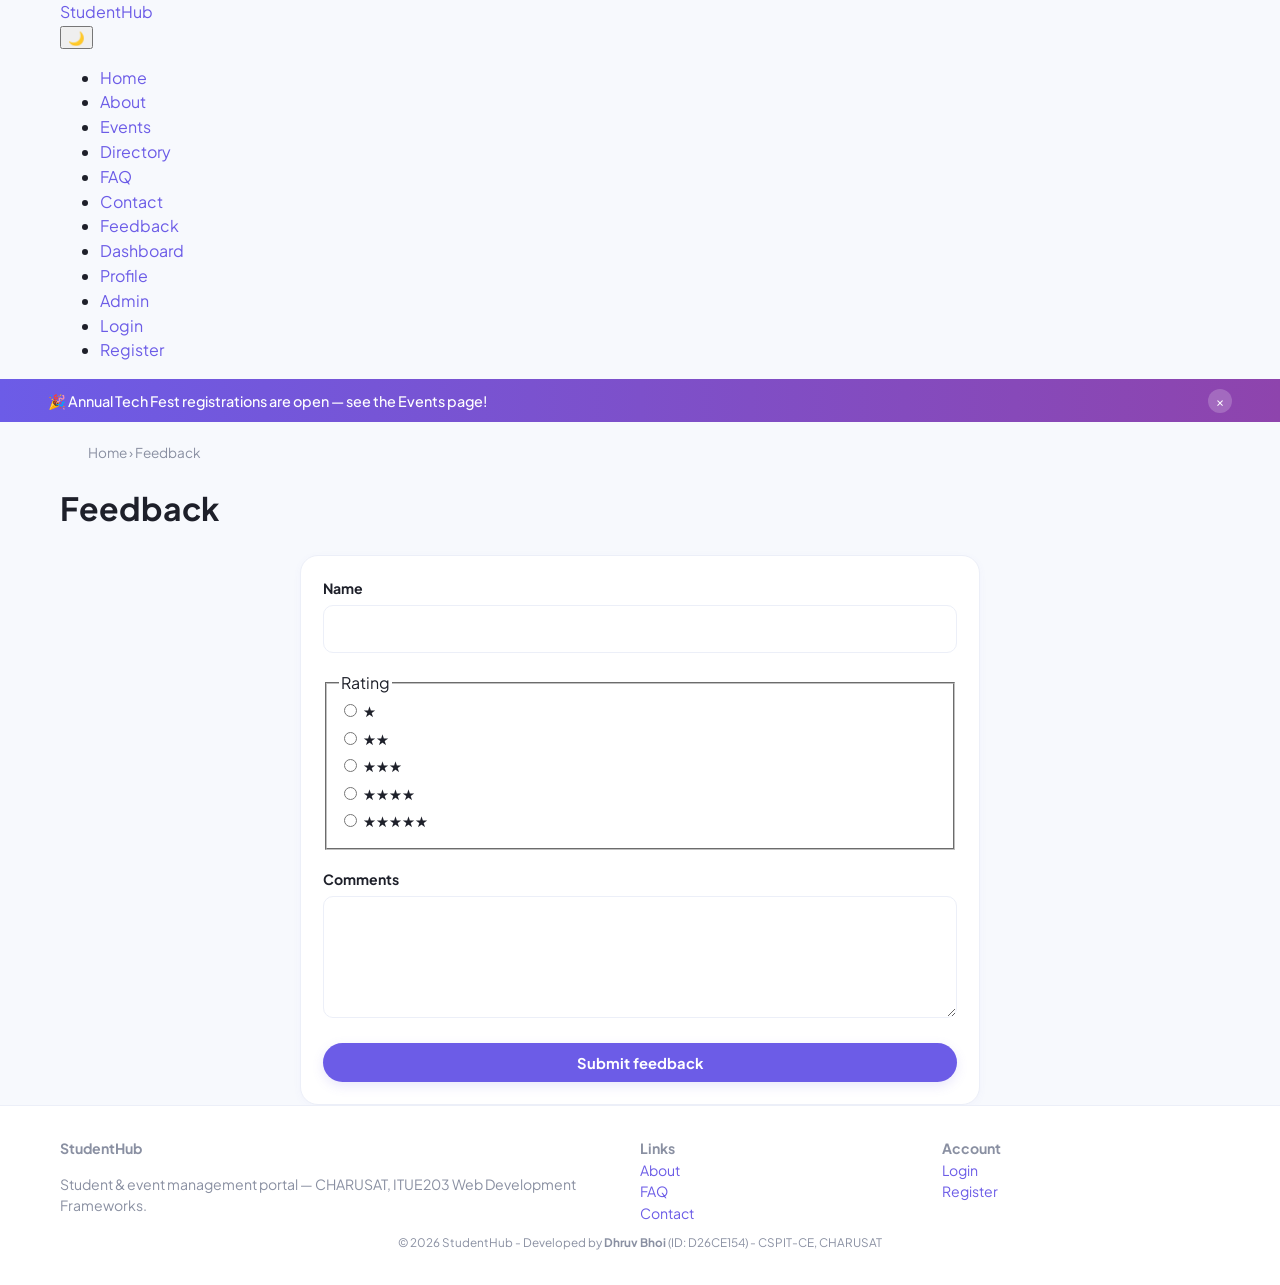
<file: static/feedback.html>
﻿<!DOCTYPE html>
<html lang="en">
<head>
<meta charset="UTF-8">
<meta name="viewport" content="width=device-width, initial-scale=1">
<meta name="description" content="StudentHub - static HTML5 page: Feedback">
<title>Feedback | StudentHub</title>
<link rel="stylesheet" href="../assets/css/style.css">
<script>try{var t=localStorage.getItem('sh_theme');if(t)document.documentElement.setAttribute('data-theme',t);}catch(e){}</script>
</head>
<body>
<a class="skip-link" href="#main">Skip to main content</a>
<header class="site-header">
  <div class="container nav-bar">
    <a class="brand" href="index.html">Student<span>Hub</span></a>
    <div class="nav-tools">
      <button class="theme-btn" id="themeToggle" aria-label="Toggle light/dark theme">🌙</button>
      <button class="hamburger" id="hamburger" aria-label="Toggle menu" aria-expanded="false" aria-controls="navMenu">☰</button>
    </div>
    <nav aria-label="Main navigation" style="flex:1 1 auto"><ul class="nav-menu" id="navMenu" style="justify-content:flex-end"><li><a href="index.html">Home</a></li><li><a href="about.html">About</a></li><li><a href="events.html">Events</a></li><li><a href="directory.html">Directory</a></li><li><a href="faq.html">FAQ</a></li><li><a href="contact.html">Contact</a></li><li><a href="feedback.html" aria-current="page">Feedback</a></li><li><a href="dashboard.html">Dashboard</a></li><li><a href="profile.html">Profile</a></li><li><a href="admin.html">Admin</a></li><li><a href="login.html">Login</a></li><li><a href="register.html">Register</a></li></ul></nav>
  </div>
</header>
<div class="banner" id="banner" role="status"><div class="container"><span>🎉 Annual Tech Fest registrations are open — see the Events page!</span><button id="bannerClose" aria-label="Dismiss notification">&times;</button></div></div>
<div class="container"><nav class="breadcrumb" aria-label="Breadcrumb"><a href="index.html">Home</a> › <span>Feedback</span></nav></div>
<main id="main" class="container">
<h1>Feedback</h1>
<form class="card form-card demo-form" novalidate data-msg="Thanks! (static demo). The PHP version stores this in data/feedback.json.">
  <div class="form-grid">
    <div><label for="name">Name</label><input id="name" name="name" type="text" required></div>
    <fieldset><legend>Rating</legend><div class="radio-row"><label><input type="radio" name="rating" value="1"> ★</label><label><input type="radio" name="rating" value="2"> ★★</label><label><input type="radio" name="rating" value="3"> ★★★</label><label><input type="radio" name="rating" value="4"> ★★★★</label><label><input type="radio" name="rating" value="5"> ★★★★★</label></div></fieldset>
    <div><label for="comments">Comments</label><textarea id="comments" name="comments" rows="4" required></textarea></div>
    <button class="btn" type="submit">Submit feedback</button>
  </div>
</form>
</main>
<footer class="site-footer">
  <div class="container footer-grid">
    <div><strong>StudentHub</strong><p>Student &amp; event management portal — CHARUSAT, ITUE203 Web Development Frameworks.</p></div>
    <div><strong>Links</strong><br><a href="about.html">About</a><br><a href="faq.html">FAQ</a><br><a href="contact.html">Contact</a></div>
    <div><strong>Account</strong><br><a href="login.html">Login</a><br><a href="register.html">Register</a></div>
  </div>
  <div class="container" style="text-align:center"><small>&copy; 2026 StudentHub - Developed by <strong>Dhruv Bhoi</strong> (ID: D26CE154) - CSPIT-CE, CHARUSAT</small></div>
</footer>
<script src="../assets/js/main.js"></script>
<script src="../assets/js/static.js"></script>
</body>
</html>
</file>
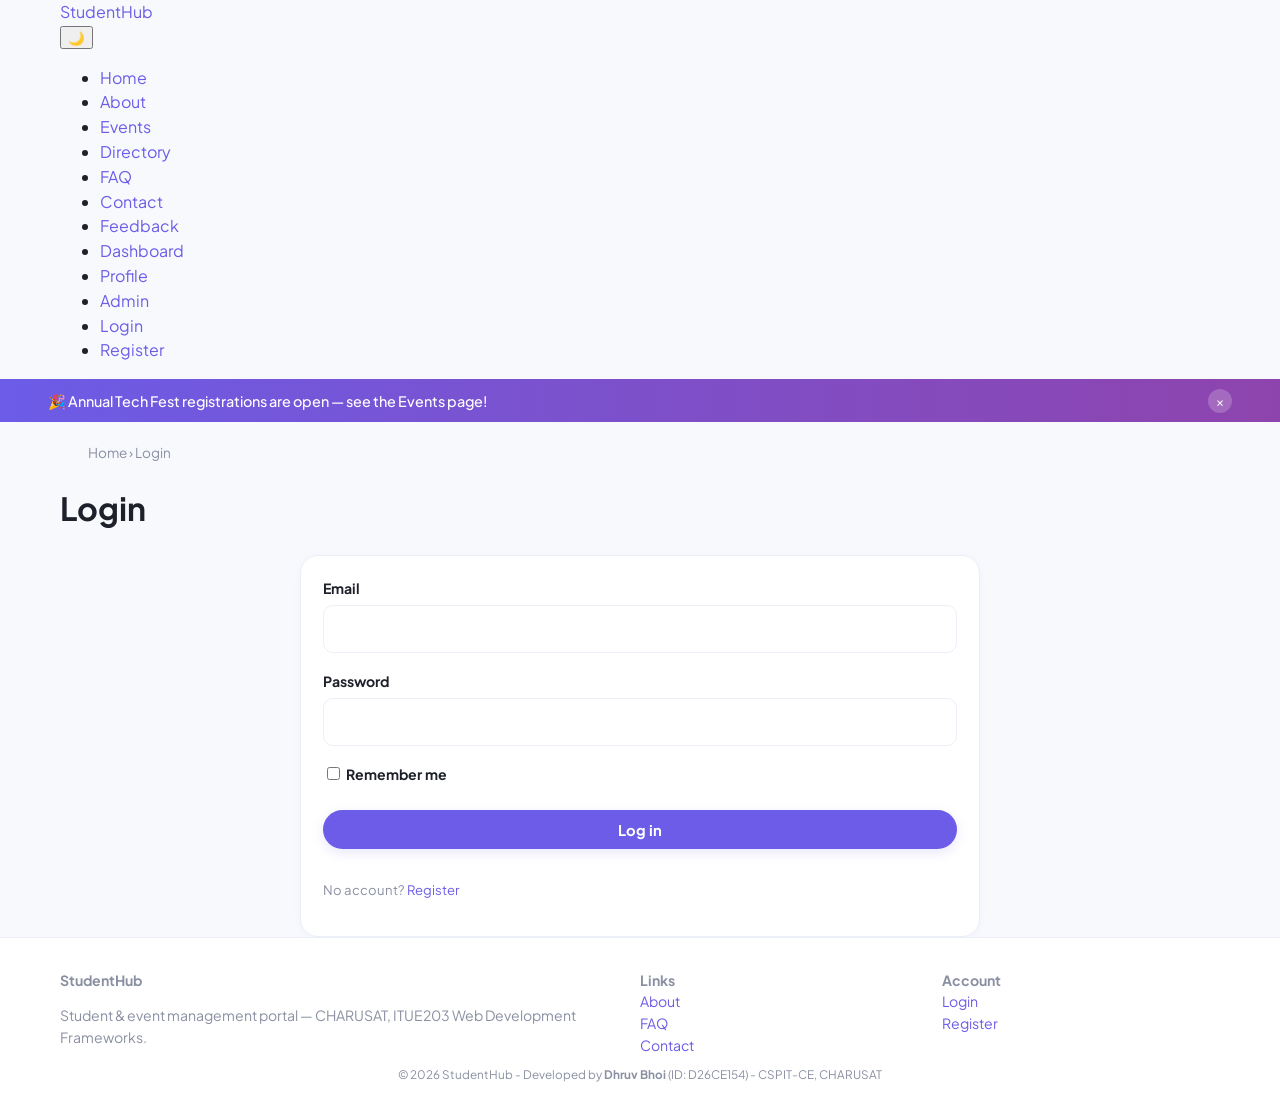
<file: static/login.html>
﻿<!DOCTYPE html>
<html lang="en">
<head>
<meta charset="UTF-8">
<meta name="viewport" content="width=device-width, initial-scale=1">
<meta name="description" content="StudentHub - static HTML5 page: Login">
<title>Login | StudentHub</title>
<link rel="stylesheet" href="../assets/css/style.css">
<script>try{var t=localStorage.getItem('sh_theme');if(t)document.documentElement.setAttribute('data-theme',t);}catch(e){}</script>
</head>
<body>
<a class="skip-link" href="#main">Skip to main content</a>
<header class="site-header">
  <div class="container nav-bar">
    <a class="brand" href="index.html">Student<span>Hub</span></a>
    <div class="nav-tools">
      <button class="theme-btn" id="themeToggle" aria-label="Toggle light/dark theme">🌙</button>
      <button class="hamburger" id="hamburger" aria-label="Toggle menu" aria-expanded="false" aria-controls="navMenu">☰</button>
    </div>
    <nav aria-label="Main navigation" style="flex:1 1 auto"><ul class="nav-menu" id="navMenu" style="justify-content:flex-end"><li><a href="index.html">Home</a></li><li><a href="about.html">About</a></li><li><a href="events.html">Events</a></li><li><a href="directory.html">Directory</a></li><li><a href="faq.html">FAQ</a></li><li><a href="contact.html">Contact</a></li><li><a href="feedback.html">Feedback</a></li><li><a href="dashboard.html">Dashboard</a></li><li><a href="profile.html">Profile</a></li><li><a href="admin.html">Admin</a></li><li><a href="login.html" aria-current="page">Login</a></li><li><a href="register.html">Register</a></li></ul></nav>
  </div>
</header>
<div class="banner" id="banner" role="status"><div class="container"><span>🎉 Annual Tech Fest registrations are open — see the Events page!</span><button id="bannerClose" aria-label="Dismiss notification">&times;</button></div></div>
<div class="container"><nav class="breadcrumb" aria-label="Breadcrumb"><a href="index.html">Home</a> › <span>Login</span></nav></div>
<main id="main" class="container">
<h1>Login</h1>
<form class="card form-card demo-form" novalidate data-msg="Static demo: no server here. Use the PHP version (../login.php) for real authentication." data-redirect="dashboard.html">
  <div class="form-grid">
    <div><label for="email">Email</label><input type="email" id="email" name="email" autocomplete="username" required></div>
    <div><label for="password">Password</label><input type="password" id="password" name="password" autocomplete="current-password" required></div>
    <div class="check-row"><label><input type="checkbox" name="remember"> Remember me</label></div>
    <button class="btn" type="submit">Log in</button>
    <p class="hint">No account? <a href="register.html">Register</a></p>
  </div>
</form>
</main>
<footer class="site-footer">
  <div class="container footer-grid">
    <div><strong>StudentHub</strong><p>Student &amp; event management portal — CHARUSAT, ITUE203 Web Development Frameworks.</p></div>
    <div><strong>Links</strong><br><a href="about.html">About</a><br><a href="faq.html">FAQ</a><br><a href="contact.html">Contact</a></div>
    <div><strong>Account</strong><br><a href="login.html">Login</a><br><a href="register.html">Register</a></div>
  </div>
  <div class="container" style="text-align:center"><small>&copy; 2026 StudentHub - Developed by <strong>Dhruv Bhoi</strong> (ID: D26CE154) - CSPIT-CE, CHARUSAT</small></div>
</footer>
<script src="../assets/js/main.js"></script>
<script src="../assets/js/static.js"></script>
</body>
</html>
</file>
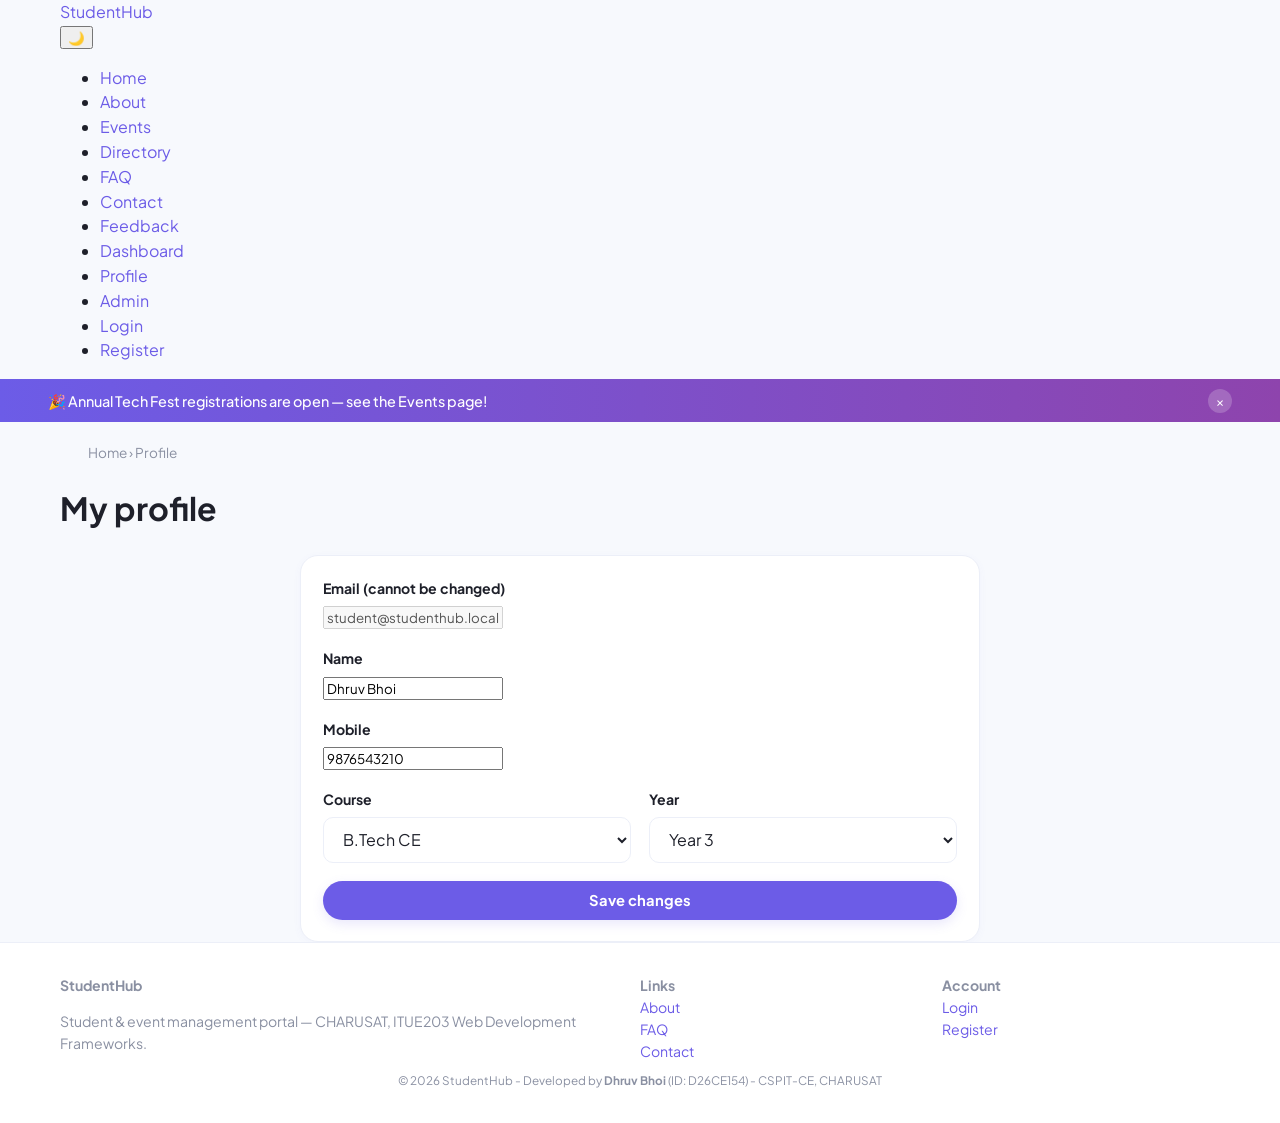
<file: static/profile.html>
<!DOCTYPE html>
<html lang="en">
<head>
<meta charset="UTF-8">
<meta name="viewport" content="width=device-width, initial-scale=1">
<meta name="description" content="StudentHub - static HTML5 page: Profile">
<title>Profile | StudentHub</title>
<link rel="stylesheet" href="../assets/css/style.css">
<script>try{var t=localStorage.getItem('sh_theme');if(t)document.documentElement.setAttribute('data-theme',t);}catch(e){}</script>
</head>
<body>
<a class="skip-link" href="#main">Skip to main content</a>
<header class="site-header">
  <div class="container nav-bar">
    <a class="brand" href="index.html">Student<span>Hub</span></a>
    <div class="nav-tools">
      <button class="theme-btn" id="themeToggle" aria-label="Toggle light/dark theme">🌙</button>
      <button class="hamburger" id="hamburger" aria-label="Toggle menu" aria-expanded="false" aria-controls="navMenu">☰</button>
    </div>
    <nav aria-label="Main navigation" style="flex:1 1 auto"><ul class="nav-menu" id="navMenu" style="justify-content:flex-end"><li><a href="index.html">Home</a></li><li><a href="about.html">About</a></li><li><a href="events.html">Events</a></li><li><a href="directory.html">Directory</a></li><li><a href="faq.html">FAQ</a></li><li><a href="contact.html">Contact</a></li><li><a href="feedback.html">Feedback</a></li><li><a href="dashboard.html">Dashboard</a></li><li><a href="profile.html" aria-current="page">Profile</a></li><li><a href="admin.html">Admin</a></li><li><a href="login.html">Login</a></li><li><a href="register.html">Register</a></li></ul></nav>
  </div>
</header>
<div class="banner" id="banner" role="status"><div class="container"><span>🎉 Annual Tech Fest registrations are open — see the Events page!</span><button id="bannerClose" aria-label="Dismiss notification">&times;</button></div></div>
<div class="container"><nav class="breadcrumb" aria-label="Breadcrumb"><a href="index.html">Home</a> › <span>Profile</span></nav></div>
<main id="main" class="container">
<h1>My profile</h1>
<form class="card form-card demo-form" novalidate data-msg="Profile saved (static demo).">
  <div class="form-grid">
    <div><label for="email">Email (cannot be changed)</label><input id="email" value="student@studenthub.local" disabled></div>
    <div><label for="name">Name</label><input id="name" name="name" value="Dhruv Bhoi" required></div>
    <div><label for="mobile">Mobile</label><input id="mobile" name="mobile" value="9876543210" maxlength="10"></div>
    <div class="form-grid two"><div><label for="course">Course</label><select id="course" name="course"><option selected>B.Tech CE</option><option>B.Tech IT</option><option>MCA</option></select></div>
    <div><label for="year">Year</label><select id="year" name="year"><option>Year 1</option><option>Year 2</option><option selected>Year 3</option><option>Year 4</option></select></div></div>
    <button class="btn" type="submit">Save changes</button>
  </div>
</form>
</main>
<footer class="site-footer">
  <div class="container footer-grid">
    <div><strong>StudentHub</strong><p>Student &amp; event management portal — CHARUSAT, ITUE203 Web Development Frameworks.</p></div>
    <div><strong>Links</strong><br><a href="about.html">About</a><br><a href="faq.html">FAQ</a><br><a href="contact.html">Contact</a></div>
    <div><strong>Account</strong><br><a href="login.html">Login</a><br><a href="register.html">Register</a></div>
  </div>
  <div class="container" style="text-align:center"><small>&copy; 2026 StudentHub - Developed by <strong>Dhruv Bhoi</strong> (ID: D26CE154) - CSPIT-CE, CHARUSAT</small></div>
</footer>
<script src="../assets/js/main.js"></script>
<script src="../assets/js/static.js"></script>
</body>
</html>
</file>
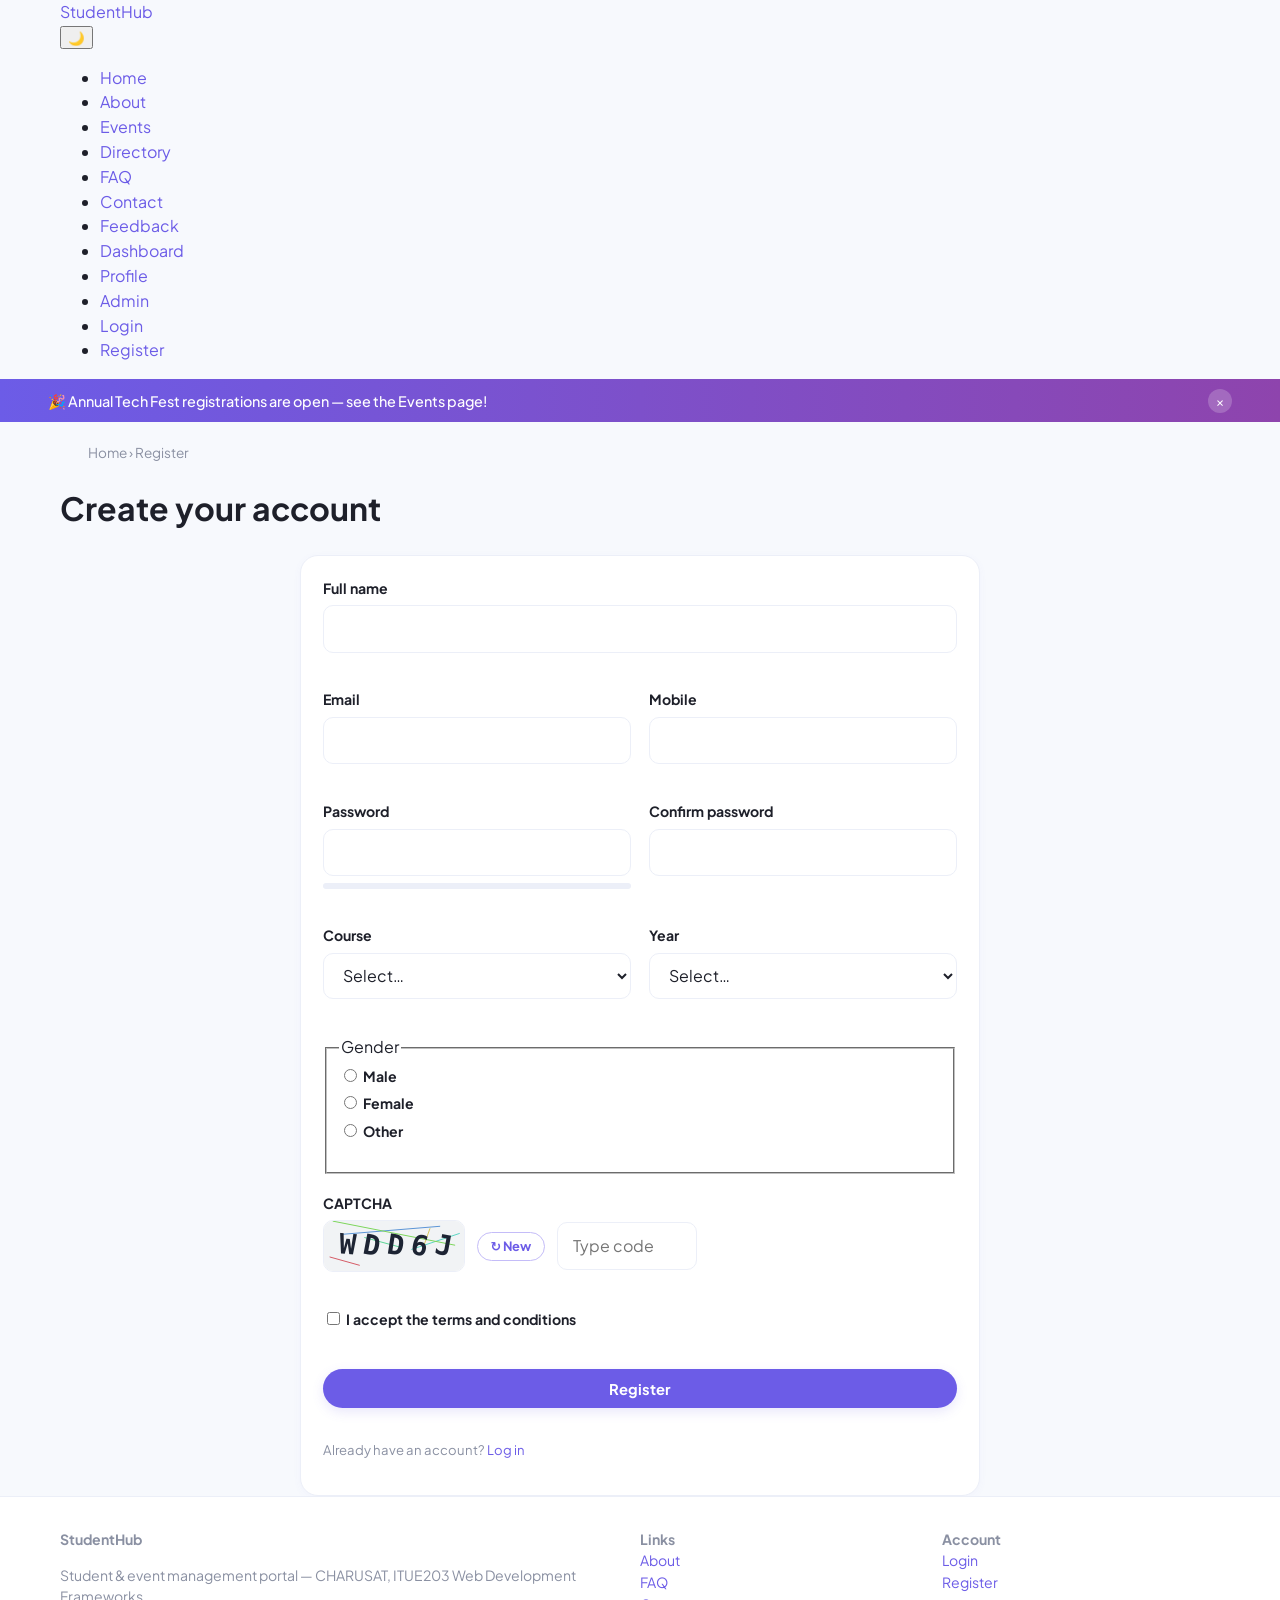
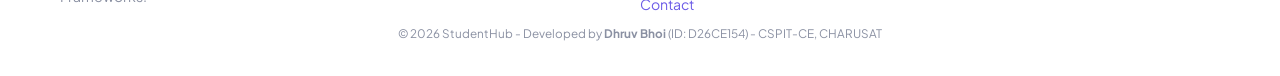
<file: static/register.html>
﻿<!DOCTYPE html>
<html lang="en">
<head>
<meta charset="UTF-8">
<meta name="viewport" content="width=device-width, initial-scale=1">
<meta name="description" content="StudentHub - static HTML5 page: Register">
<title>Register | StudentHub</title>
<link rel="stylesheet" href="../assets/css/style.css">
<script>try{var t=localStorage.getItem('sh_theme');if(t)document.documentElement.setAttribute('data-theme',t);}catch(e){}</script>
</head>
<body>
<a class="skip-link" href="#main">Skip to main content</a>
<header class="site-header">
  <div class="container nav-bar">
    <a class="brand" href="index.html">Student<span>Hub</span></a>
    <div class="nav-tools">
      <button class="theme-btn" id="themeToggle" aria-label="Toggle light/dark theme">🌙</button>
      <button class="hamburger" id="hamburger" aria-label="Toggle menu" aria-expanded="false" aria-controls="navMenu">☰</button>
    </div>
    <nav aria-label="Main navigation" style="flex:1 1 auto"><ul class="nav-menu" id="navMenu" style="justify-content:flex-end"><li><a href="index.html">Home</a></li><li><a href="about.html">About</a></li><li><a href="events.html">Events</a></li><li><a href="directory.html">Directory</a></li><li><a href="faq.html">FAQ</a></li><li><a href="contact.html">Contact</a></li><li><a href="feedback.html">Feedback</a></li><li><a href="dashboard.html">Dashboard</a></li><li><a href="profile.html">Profile</a></li><li><a href="admin.html">Admin</a></li><li><a href="login.html">Login</a></li><li><a href="register.html" aria-current="page">Register</a></li></ul></nav>
  </div>
</header>
<div class="banner" id="banner" role="status"><div class="container"><span>🎉 Annual Tech Fest registrations are open — see the Events page!</span><button id="bannerClose" aria-label="Dismiss notification">&times;</button></div></div>
<div class="container"><nav class="breadcrumb" aria-label="Breadcrumb"><a href="index.html">Home</a> › <span>Register</span></nav></div>
<main id="main" class="container">
<h1>Create your account</h1>
<form id="registerForm" class="card form-card" novalidate data-msg="Registration valid (static demo). The PHP version saves it to MySQL." data-redirect="login.html">
  <div class="form-grid">
    <div><label for="name">Full name</label><input type="text" id="name" name="name" autocomplete="name" required><div class="error-msg" id="err-name" aria-live="polite"></div></div>
    <div class="form-grid two">
      <div><label for="email">Email</label><input type="email" id="email" name="email" autocomplete="email" required><div class="error-msg" id="err-email" aria-live="polite"></div></div>
      <div><label for="mobile">Mobile</label><input type="tel" id="mobile" name="mobile" inputmode="numeric" maxlength="10" required><div class="error-msg" id="err-mobile" aria-live="polite"></div></div>
    </div>
    <div class="form-grid two">
      <div><label for="password">Password</label><input type="password" id="password" name="password" autocomplete="new-password" required aria-describedby="strengthLabel"><div class="strength"><div id="strengthBar"></div></div><small class="hint" id="strengthLabel"></small><div class="error-msg" id="err-password" aria-live="polite"></div></div>
      <div><label for="confirm_password">Confirm password</label><input type="password" id="confirm_password" name="confirm_password" autocomplete="new-password" required><div class="error-msg" id="err-confirm_password" aria-live="polite"></div></div>
    </div>
    <div class="form-grid two">
      <div><label for="course">Course</label><select id="course" name="course" required><option value="">Select…</option><option>B.Tech CE</option><option>B.Tech IT</option><option>B.Tech CSE</option><option>B.Tech AIML</option><option>MCA</option><option>BCA</option></select><div class="error-msg" id="err-course" aria-live="polite"></div></div>
      <div><label for="year">Year</label><select id="year" name="year" required><option value="">Select…</option><option value="1">Year 1</option><option value="2">Year 2</option><option value="3">Year 3</option><option value="4">Year 4</option></select><div class="error-msg" id="err-year" aria-live="polite"></div></div>
    </div>
    <fieldset><legend>Gender</legend><div class="radio-row" id="gender"><label><input type="radio" name="gender" value="Male"> Male</label><label><input type="radio" name="gender" value="Female"> Female</label><label><input type="radio" name="gender" value="Other"> Other</label></div><div class="error-msg" id="err-gender" aria-live="polite"></div></fieldset>
    <div><label for="captcha_input">CAPTCHA</label><div class="captcha-row"><canvas id="captcha" width="140" height="50" aria-label="CAPTCHA image"></canvas><button type="button" class="btn secondary small" id="refreshCaptcha">↻ New</button><input type="text" id="captcha_input" autocomplete="off" style="max-width:140px" placeholder="Type code"></div><div class="error-msg" id="err-captcha_input" aria-live="polite"></div></div>
    <div class="check-row"><label><input type="checkbox" id="terms" name="terms" value="1"> I accept the terms and conditions</label><div class="error-msg" id="err-terms" aria-live="polite"></div></div>
    <button class="btn" type="submit">Register</button>
    <p class="hint">Already have an account? <a href="login.html">Log in</a></p>
  </div>
</form>
</main>
<footer class="site-footer">
  <div class="container footer-grid">
    <div><strong>StudentHub</strong><p>Student &amp; event management portal — CHARUSAT, ITUE203 Web Development Frameworks.</p></div>
    <div><strong>Links</strong><br><a href="about.html">About</a><br><a href="faq.html">FAQ</a><br><a href="contact.html">Contact</a></div>
    <div><strong>Account</strong><br><a href="login.html">Login</a><br><a href="register.html">Register</a></div>
  </div>
  <div class="container" style="text-align:center"><small>&copy; 2026 StudentHub - Developed by <strong>Dhruv Bhoi</strong> (ID: D26CE154) - CSPIT-CE, CHARUSAT</small></div>
</footer>
<script src="../assets/js/main.js"></script>
<script src="../assets/js/validation.js"></script><script src="../assets/js/static.js"></script>
</body>
</html>
</file>
<file: assets/css/style.css>
/* ==========================================================================
   StudentHub Design System — Inspired by Modern SaaS Dashboard (Acade UI)
   Vibrant Purple, Soft Lavender, Crisp White Surfaces & Rounded Geometry
   ========================================================================== */

@import url('https://fonts.googleapis.com/css2?family=Plus+Jakarta+Sans:wght@400;500;600;700;800&display=swap');

:root {
  --font-sans: 'Plus Jakarta Sans', system-ui, -apple-system, BlinkMacSystemFont, 'Segoe UI', Roboto, sans-serif;
  
  /* Color Palette */
  --bg: #F7F9FD;
  --surface: #FFFFFF;
  --surface-hover: #FAFBFD;
  --surface-subtle: #F3F5FA;
  
  --primary: #6C5CE7;
  --primary-hover: #5A48DE;
  --primary-light: #EEECFE;
  --primary-glow: rgba(108, 92, 231, 0.15);
  
  --accent-yellow: #FFB84C;
  --accent-cyan: #00CEC9;
  --accent-pink: #FD79A8;
  
  --text: #1E202A;
  --muted: #8A90A2;
  --muted-light: #A5ABC0;
  
  --border: #ECEFF8;
  --border-focus: #C4BCF8;
  
  --danger: #FF5252;
  --danger-light: #FFE8E8;
  --success: #00B894;
  --success-light: #E3FAF3;
  --warning: #FFA800;
  --warning-light: #FFF4DE;
  
  /* Geometry & Elevation */
  --radius: 18px;
  --radius-sm: 10px;
  --radius-xs: 6px;
  --radius-pill: 9999px;
  
  --shadow-sm: 0 2px 8px rgba(108, 92, 231, 0.04);
  --shadow: 0 6px 20px rgba(108, 92, 231, 0.06);
  --shadow-hover: 0 10px 30px rgba(108, 92, 231, 0.12);
  --shadow-modal: 0 20px 50px rgba(18, 20, 35, 0.18);
  
  --sidebar-w: 240px;
}

[data-theme="dark"] {
  --bg: #0D0F17;
  --surface: #151823;
  --surface-hover: #1C2030;
  --surface-subtle: #1F2333;
  
  --primary: #8677F3;
  --primary-hover: #9B8EF8;
  --primary-light: #25224A;
  --primary-glow: rgba(134, 119, 243, 0.22);
  
  --text: #F1F3F9;
  --muted: #959CAE;
  --muted-light: #6A7185;
  
  --border: #222638;
  --border-focus: #4F4789;
  
  --shadow-sm: 0 2px 8px rgba(0, 0, 0, 0.25);
  --shadow: 0 6px 20px rgba(0, 0, 0, 0.35);
  --shadow-hover: 0 10px 30px rgba(0, 0, 0, 0.45);
  --shadow-modal: 0 20px 50px rgba(0, 0, 0, 0.6);
}

/* Base Reset */
*, *::before, *::after { box-sizing: border-box; }
html { scroll-behavior: smooth; }
body {
  margin: 0;
  font-family: var(--font-sans);
  background-color: var(--bg);
  color: var(--text);
  line-height: 1.55;
  -webkit-font-smoothing: antialiased;
  -moz-osx-font-smoothing: grayscale;
  transition: background-color 0.25s ease, color 0.25s ease;
}

a { color: var(--primary); text-decoration: none; transition: color 0.15s ease; }
a:hover { color: var(--primary-hover); }
img { max-width: 100%; height: auto; display: block; }
button, input, select, textarea { font-family: inherit; }

.skip-link {
  position: absolute;
  top: -999px;
  left: 20px;
  background: var(--primary);
  color: #fff;
  padding: 0.6rem 1.2rem;
  border-radius: var(--radius-sm);
  z-index: 9999;
  font-weight: 600;
}
.skip-link:focus { top: 15px; }
:focus-visible { outline: 3px solid var(--primary); outline-offset: 2px; }

/* ==========================================================================
   App Shell Layout (Left Sidebar + Right Content Area)
   ========================================================================== */

.app-layout {
  display: flex;
  min-height: 100vh;
  position: relative;
}

/* Sidebar */
.app-sidebar {
  width: var(--sidebar-w);
  background: var(--surface);
  border-right: 1px solid var(--border);
  display: flex;
  flex-direction: column;
  position: sticky;
  top: 0;
  height: 100vh;
  padding: 1.5rem 1rem;
  z-index: 100;
  transition: transform 0.25s ease;
}

.sidebar-brand {
  display: flex;
  align-items: center;
  gap: 0.65rem;
  padding: 0 0.5rem 1.5rem 0.5rem;
  text-decoration: none;
  border-bottom: 1px solid var(--border);
  margin-bottom: 1.2rem;
}
.sidebar-brand-icon {
  width: 32px;
  height: 32px;
  background: var(--primary);
  color: #fff;
  border-radius: 9px;
  display: flex;
  align-items: center;
  justify-content: center;
  font-size: 1.1rem;
  font-weight: 800;
  box-shadow: 0 4px 10px var(--primary-glow);
}
.sidebar-brand-title {
  font-size: 1.25rem;
  font-weight: 800;
  color: var(--text);
  letter-spacing: -0.02em;
}
.sidebar-brand-title span { color: var(--primary); }

.sidebar-nav {
  display: flex;
  flex-direction: column;
  gap: 0.3rem;
  flex: 1;
  overflow-y: auto;
  list-style: none;
  padding: 0;
  margin: 0;
}

.sidebar-nav-item a {
  display: flex;
  align-items: center;
  gap: 0.75rem;
  padding: 0.65rem 0.9rem;
  border-radius: var(--radius-sm);
  color: var(--muted);
  font-weight: 600;
  font-size: 0.92rem;
  transition: all 0.15s ease;
}
.sidebar-nav-item a .nav-icon {
  font-size: 1.15rem;
  width: 22px;
  text-align: center;
  opacity: 0.85;
}
.sidebar-nav-item a:hover {
  background: var(--surface-subtle);
  color: var(--text);
}
.sidebar-nav-item a.active, .sidebar-nav-item a[aria-current="page"] {
  background: var(--primary-light);
  color: var(--primary);
  font-weight: 700;
}
.sidebar-nav-item a.active .nav-icon { opacity: 1; color: var(--primary); }

.sidebar-badge {
  margin-left: auto;
  padding: 0.1rem 0.45rem;
  border-radius: var(--radius-pill);
  font-size: 0.72rem;
  font-weight: 700;
  background: var(--primary);
  color: #fff;
}
.sidebar-badge.new {
  background: #E8D9FF;
  color: #6C5CE7;
  border: 1px solid #C4A8FF;
}

/* Sidebar Bottom Promo Card */
.sidebar-card {
  background: var(--surface-subtle);
  border: 1px solid var(--border);
  border-radius: var(--radius-sm);
  padding: 0.85rem;
  margin-top: 1rem;
}
.sidebar-card-title {
  display: flex;
  align-items: center;
  gap: 0.4rem;
  font-size: 0.82rem;
  font-weight: 700;
  color: var(--text);
  margin-bottom: 0.25rem;
}
.sidebar-card a { font-size: 0.8rem; font-weight: 600; }

.sidebar-footer {
  margin-top: 1rem;
  padding-top: 0.85rem;
  border-top: 1px solid var(--border);
  display: flex;
  flex-direction: column;
  gap: 0.25rem;
}
.sidebar-footer a {
  display: flex;
  align-items: center;
  gap: 0.65rem;
  padding: 0.45rem 0.65rem;
  color: var(--muted);
  font-size: 0.88rem;
  border-radius: var(--radius-sm);
  font-weight: 600;
}
.sidebar-footer a:hover { color: var(--text); background: var(--surface-subtle); }

/* Main Content Area */
.app-main {
  flex: 1;
  display: flex;
  flex-direction: column;
  min-width: 0;
}

/* Top Navigation Bar */
.app-topbar {
  background: var(--surface);
  border-bottom: 1px solid var(--border);
  padding: 0.8rem 1.75rem;
  display: flex;
  align-items: center;
  justify-content: space-between;
  gap: 1.25rem;
  position: sticky;
  top: 0;
  z-index: 90;
  box-shadow: var(--shadow-sm);
}

.topbar-left {
  display: flex;
  align-items: center;
  gap: 1rem;
}
.topbar-greeting {
  font-size: 1.35rem;
  font-weight: 800;
  color: var(--text);
  margin: 0;
  letter-spacing: -0.02em;
}
.topbar-greeting span { font-weight: 500; color: var(--muted); font-size: 1.05rem; }

.topbar-right {
  display: flex;
  align-items: center;
  gap: 0.85rem;
}

/* Search Pill */
.topbar-search {
  display: flex;
  align-items: center;
  background: var(--surface-subtle);
  border: 1px solid var(--border);
  border-radius: var(--radius-pill);
  padding: 0.4rem 0.9rem;
  width: 220px;
  transition: all 0.2s ease;
}
.topbar-search:focus-within {
  width: 280px;
  border-color: var(--primary);
  background: var(--surface);
  box-shadow: 0 0 0 3px var(--primary-glow);
}
.topbar-search input {
  border: 0;
  background: transparent;
  color: var(--text);
  font-size: 0.88rem;
  width: 100%;
  outline: none;
  padding-left: 0.4rem;
}
.topbar-search input::placeholder { color: var(--muted-light); }

/* Icon Utilities */
.icon-btn {
  width: 38px;
  height: 38px;
  border-radius: var(--radius-pill);
  border: 1px solid var(--border);
  background: var(--surface);
  color: var(--text);
  display: inline-flex;
  align-items: center;
  justify-content: center;
  cursor: pointer;
  font-size: 1rem;
  transition: all 0.15s ease;
}
.icon-btn:hover {
  background: var(--surface-subtle);
  border-color: var(--border-focus);
  color: var(--primary);
}

/* User Profile Pill */
.user-pill {
  display: flex;
  align-items: center;
  gap: 0.6rem;
  padding: 0.3rem 0.75rem 0.3rem 0.3rem;
  border-radius: var(--radius-pill);
  border: 1px solid var(--border);
  background: var(--surface);
  cursor: pointer;
  text-decoration: none;
  color: var(--text);
  transition: all 0.15s ease;
}
.user-pill:hover { border-color: var(--primary); background: var(--surface-subtle); }
.user-avatar {
  width: 32px;
  height: 32px;
  border-radius: 50%;
  background: linear-gradient(135deg, var(--primary), #9B8EF8);
  color: #fff;
  display: flex;
  align-items: center;
  justify-content: center;
  font-size: 0.82rem;
  font-weight: 700;
}
.user-pill-name {
  font-size: 0.88rem;
  font-weight: 700;
  line-height: 1.2;
}

.hamburger {
  display: none;
  background: none;
  border: 1px solid var(--border);
  border-radius: var(--radius-sm);
  padding: 0.4rem 0.65rem;
  font-size: 1.25rem;
  cursor: pointer;
  color: var(--text);
}

/* Announcement Banner */
.banner {
  background: linear-gradient(90deg, #6C5CE7, #8E44AD);
  color: #FFFFFF;
  padding: 0.6rem 1.75rem;
  font-size: 0.9rem;
  font-weight: 500;
}
.banner .container {
  display: flex;
  justify-content: space-between;
  align-items: center;
  width: 100%;
  max-width: 1400px;
}
.banner button {
  background: rgba(255, 255, 255, 0.2);
  color: #fff;
  border: 0;
  border-radius: 50%;
  width: 24px;
  height: 24px;
  cursor: pointer;
  display: flex;
  align-items: center;
  justify-content: center;
}

/* Breadcrumb */
.breadcrumb {
  font-size: 0.85rem;
  color: var(--muted);
  padding: 1.2rem 1.75rem 0;
}
.breadcrumb a { color: var(--muted); }
.breadcrumb a:hover { color: var(--primary); }

/* Main Content Container */
.content-body {
  padding: 1.5rem 1.75rem 3rem;
  flex: 1;
  max-width: 1440px;
  width: 100%;
}

/* Fallback Container for standard layout pages */
.container {
  width: 100%;
  max-width: 1200px;
  margin-inline: auto;
  padding-inline: 1.25rem;
}

/* ==========================================================================
   Modern SaaS Card & Schedule Components (Acade UI Inspired)
   ========================================================================== */

.section-label {
  font-size: 0.8rem;
  font-weight: 800;
  text-transform: uppercase;
  letter-spacing: 0.08em;
  color: var(--muted);
  margin-bottom: 0.85rem;
  display: block;
}

/* Schedule / Timetable Cards */
.schedule-grid {
  display: grid;
  grid-template-columns: repeat(auto-fit, minmax(240px, 1fr));
  gap: 1.1rem;
  margin-bottom: 1.75rem;
}

.schedule-card {
  background: var(--surface);
  border: 1px solid var(--border);
  border-radius: var(--radius);
  padding: 1.2rem;
  box-shadow: var(--shadow-sm);
  transition: transform 0.2s ease, box-shadow 0.2s ease, border-color 0.2s ease;
}
.schedule-card:hover {
  transform: translateY(-3px);
  box-shadow: var(--shadow);
  border-color: var(--border-focus);
}
.schedule-time {
  display: inline-block;
  background: var(--primary-light);
  color: var(--primary);
  font-size: 0.78rem;
  font-weight: 700;
  padding: 0.25rem 0.65rem;
  border-radius: var(--radius-pill);
  margin-bottom: 0.65rem;
}
.schedule-title {
  font-size: 1.05rem;
  font-weight: 700;
  margin: 0 0 0.25rem 0;
  color: var(--text);
}
.schedule-sub {
  font-size: 0.85rem;
  color: var(--muted);
  margin: 0;
}

/* Cards & Layout Grids */
.grid { display: grid; gap: 1.25rem; grid-template-columns: 1fr; }
@media (min-width: 640px) { .grid.cols-2 { grid-template-columns: repeat(2, 1fr); } }
@media (min-width: 960px) {
  .grid.cols-3 { grid-template-columns: repeat(3, 1fr); }
  .grid.cols-4 { grid-template-columns: repeat(4, 1fr); }
}

.card {
  background: var(--surface);
  border: 1px solid var(--border);
  border-radius: var(--radius);
  padding: 1.35rem;
  box-shadow: var(--shadow-sm);
  transition: transform 0.2s ease, box-shadow 0.2s ease, border-color 0.2s ease;
}
.card:hover {
  box-shadow: var(--shadow);
  border-color: var(--border-focus);
}
.card h2, .card h3 {
  margin-top: 0;
  font-weight: 700;
  letter-spacing: -0.01em;
}

/* Donut Ring / Circular Metrics */
.donut-card {
  text-align: center;
  padding: 1.5rem 1.2rem;
  display: flex;
  flex-direction: column;
  align-items: center;
}
.donut-wrap {
  position: relative;
  width: 140px;
  height: 140px;
  margin: 0.5rem auto 1rem;
}
.donut-svg {
  width: 100%;
  height: 100%;
  transform: rotate(-90deg);
}
.donut-bg {
  fill: none;
  stroke: var(--surface-subtle);
  stroke-width: 10;
}
.donut-val {
  fill: none;
  stroke: var(--primary);
  stroke-width: 10;
  stroke-linecap: round;
  transition: stroke-dashoffset 1s ease;
}
.donut-text {
  position: absolute;
  inset: 0;
  display: flex;
  flex-direction: column;
  align-items: center;
  justify-content: center;
  font-size: 1.65rem;
  font-weight: 800;
  color: var(--text);
}
.donut-legend {
  display: flex;
  gap: 0.85rem;
  justify-content: center;
  font-size: 0.78rem;
  color: var(--muted);
  flex-wrap: wrap;
}
.donut-legend span {
  display: inline-flex;
  align-items: center;
  gap: 0.35rem;
}
.dot {
  width: 8px;
  height: 8px;
  border-radius: 50%;
  display: inline-block;
}
.dot.purple { background: var(--primary); }
.dot.yellow { background: var(--accent-yellow); }
.dot.gray { background: #D5D9E2; }
.dot.green { background: var(--success); }

/* Notice Board Feed */
.notice-feed {
  display: flex;
  flex-direction: column;
  gap: 1rem;
  max-height: 480px;
  overflow-y: auto;
  padding-right: 0.4rem;
}
.notice-item {
  border-left: 3px solid var(--primary);
  padding-left: 0.85rem;
}
.notice-header {
  display: flex;
  justify-content: space-between;
  font-size: 0.82rem;
  margin-bottom: 0.2rem;
}
.notice-author { font-weight: 700; color: var(--primary); }
.notice-time { color: var(--muted); font-size: 0.76rem; }
.notice-body { font-size: 0.85rem; color: var(--muted); margin: 0; }

/* Stat Highlights */
.stat .num {
  font-size: 2.2rem;
  font-weight: 800;
  color: var(--primary);
  line-height: 1.1;
  margin-bottom: 0.25rem;
}

/* ==========================================================================
   Interactive UI Controls: Buttons, Inputs, Tables, Modals
   ========================================================================== */

/* Buttons */
.btn {
  display: inline-flex;
  align-items: center;
  justify-content: center;
  gap: 0.45rem;
  background: var(--primary);
  color: #FFFFFF !important;
  border: 0;
  padding: 0.65rem 1.35rem;
  border-radius: var(--radius-pill);
  font-size: 0.92rem;
  font-weight: 700;
  cursor: pointer;
  text-decoration: none;
  transition: all 0.18s ease;
  box-shadow: 0 4px 12px var(--primary-glow);
}
.btn:hover {
  background: var(--primary-hover);
  transform: translateY(-1px);
  box-shadow: 0 6px 18px rgba(108, 92, 231, 0.25);
}
.btn.secondary, .btn.btn-outline {
  background: var(--surface);
  color: var(--primary) !important;
  border: 1px solid var(--border-focus);
  box-shadow: none;
}
.btn.secondary:hover, .btn.btn-outline:hover {
  background: var(--primary-light);
  border-color: var(--primary);
}
.btn.danger {
  background: var(--danger);
  box-shadow: 0 4px 12px rgba(255, 82, 82, 0.2);
}
.btn.danger:hover { background: #E03E3E; }
.btn.small {
  padding: 0.35rem 0.8rem;
  font-size: 0.8rem;
}
.btn.btn-block { width: 100%; }

/* Floating Action Button (FAB) */
.fab-btn {
  position: fixed;
  bottom: 24px;
  right: 24px;
  width: 52px;
  height: 52px;
  border-radius: 50%;
  background: var(--primary);
  color: #fff;
  border: 0;
  box-shadow: 0 8px 24px rgba(108, 92, 231, 0.35);
  font-size: 1.6rem;
  display: flex;
  align-items: center;
  justify-content: center;
  cursor: pointer;
  z-index: 99;
  transition: transform 0.2s ease;
}
.fab-btn:hover { transform: scale(1.08); }

/* Badges */
.badge {
  display: inline-flex;
  align-items: center;
  padding: 0.2rem 0.7rem;
  border-radius: var(--radius-pill);
  font-size: 0.76rem;
  font-weight: 700;
  background: var(--surface-subtle);
  color: var(--muted);
  border: 1px solid var(--border);
}
.badge.open, .badge.active {
  background: var(--success-light);
  color: var(--success);
  border-color: rgba(0, 184, 148, 0.3);
}
.badge.closed, .badge.inactive, .badge.deleted {
  background: var(--danger-light);
  color: var(--danger);
  border-color: rgba(255, 82, 82, 0.3);
}
.badge.admin {
  background: var(--primary-light);
  color: var(--primary);
  border-color: var(--border-focus);
}

/* Forms */
.form-card { max-width: 680px; margin-inline: auto; }
.form-grid { display: grid; gap: 1.15rem; }
@media (min-width: 600px) { .form-grid.two { grid-template-columns: 1fr 1fr; } }

label {
  display: block;
  font-weight: 700;
  font-size: 0.88rem;
  margin-bottom: 0.35rem;
  color: var(--text);
}
input[type=text], input[type=email], input[type=tel], input[type=password],
input[type=date], input[type=search], input[type=number], select, textarea, input[type=file] {
  width: 100%;
  padding: 0.65rem 0.95rem;
  border: 1px solid var(--border);
  border-radius: var(--radius-sm);
  background: var(--surface);
  color: var(--text);
  font: inherit;
  transition: all 0.15s ease;
}
input[type=text]:focus, input[type=email]:focus, input[type=password]:focus, select:focus, textarea:focus {
  border-color: var(--primary);
  outline: none;
  box-shadow: 0 0 0 3px var(--primary-glow);
}
input.invalid, select.invalid, textarea.invalid { border-color: var(--danger); }
input.valid { border-color: var(--success); }
.error-msg { color: var(--danger); font-size: 0.82rem; margin-top: 0.25rem; min-height: 1.1em; }
.hint { color: var(--muted); font-size: 0.82rem; }

/* Password Strength Bar */
.strength {
  height: 6px;
  background: var(--border);
  border-radius: var(--radius-pill);
  overflow: hidden;
  margin-top: 0.4rem;
}
.strength > div { height: 100%; width: 0; transition: width 0.3s, background 0.3s; }

/* Canvas CAPTCHA */
.captcha-row { display: flex; align-items: center; gap: 0.75rem; flex-wrap: wrap; }
canvas#captcha { border: 1px solid var(--border); border-radius: var(--radius-sm); background: #FFF; }

/* Tables */
.table-wrap {
  overflow-x: auto;
  background: var(--surface);
  border: 1px solid var(--border);
  border-radius: var(--radius);
  box-shadow: var(--shadow-sm);
}
table { width: 100%; border-collapse: collapse; min-width: 600px; }
th, td { padding: 0.85rem 1.1rem; text-align: left; border-bottom: 1px solid var(--border); }
th {
  background: var(--surface-subtle);
  color: var(--muted);
  font-size: 0.82rem;
  font-weight: 700;
  text-transform: uppercase;
  letter-spacing: 0.05em;
}
tbody tr:hover { background: var(--surface-hover); }

/* Toolbar */
.toolbar {
  display: flex;
  flex-wrap: wrap;
  gap: 0.85rem;
  margin: 1.25rem 0;
  align-items: flex-end;
}
.toolbar > * { flex: 1 1 180px; }
.toolbar .btn { height: 2.65rem; border-radius: var(--radius-sm); flex: 0 0 auto; }
.toolbar label { font-size: 0.8rem; margin-bottom: 0.25rem; }

/* Pagination */
.pagination { display: flex; gap: 0.45rem; flex-wrap: wrap; margin-top: 1.25rem; }
.pagination a, .pagination button {
  padding: 0.4rem 0.85rem;
  border: 1px solid var(--border);
  border-radius: var(--radius-sm);
  background: var(--surface);
  color: var(--text);
  font-weight: 600;
  font-size: 0.88rem;
  cursor: pointer;
  transition: all 0.15s ease;
}
.pagination a:hover, .pagination button:hover { border-color: var(--primary); color: var(--primary); }
.pagination .current { background: var(--primary); color: #FFF; border-color: var(--primary); }

/* Alerts */
.alert {
  padding: 0.85rem 1.2rem;
  border-radius: var(--radius-sm);
  margin-bottom: 1.2rem;
  border: 1px solid;
  font-size: 0.92rem;
  font-weight: 500;
  display: flex;
  align-items: center;
  gap: 0.5rem;
}
.alert.success { background: var(--success-light); border-color: rgba(0, 184, 148, 0.4); color: #00796B; }
.alert.error { background: var(--danger-light); border-color: rgba(255, 82, 82, 0.4); color: #C62828; }
.alert.info { background: var(--primary-light); border-color: var(--border-focus); color: var(--primary); }

/* FAQ Accordion */
.faq-item {
  border: 1px solid var(--border);
  border-radius: var(--radius-sm);
  margin-bottom: 0.75rem;
  background: var(--surface);
  overflow: hidden;
  transition: border-color 0.2s ease;
}
.faq-item.open { border-color: var(--border-focus); }
.faq-q {
  width: 100%;
  text-align: left;
  background: none;
  border: 0;
  padding: 1.1rem;
  font-size: 1rem;
  font-weight: 700;
  cursor: pointer;
  color: var(--text);
  display: flex;
  justify-content: space-between;
}
.faq-a { max-height: 0; overflow: hidden; padding: 0 1.1rem; transition: max-height 0.3s ease, padding 0.3s; color: var(--muted); }
.faq-item.open .faq-a { max-height: 350px; padding: 0 1.1rem 1.1rem; }

/* Modal */
.modal-backdrop {
  position: fixed;
  inset: 0;
  background: rgba(18, 20, 35, 0.6);
  backdrop-filter: blur(4px);
  display: none;
  align-items: center;
  justify-content: center;
  z-index: 1000;
  padding: 1.25rem;
}
.modal-backdrop.open { display: flex; }
.modal {
  background: var(--surface);
  border-radius: var(--radius);
  padding: 2rem;
  max-width: 520px;
  width: 100%;
  box-shadow: var(--shadow-modal);
  border: 1px solid var(--border);
}

/* Slider */
.slider {
  position: relative;
  overflow: hidden;
  border-radius: var(--radius);
  box-shadow: var(--shadow);
}
.slides { display: flex; transition: transform 0.5s ease; }
.slide {
  min-width: 100%;
  padding: 3rem 2rem;
  color: #fff;
  text-align: center;
}
.slide:nth-child(1) { background: linear-gradient(135deg, #6C5CE7, #8E44AD); }
.slide:nth-child(2) { background: linear-gradient(135deg, #0984E3, #00CEC9); }
.slide:nth-child(3) { background: linear-gradient(135deg, #E84393, #FD79A8); }
.slider-btn {
  position: absolute;
  top: 50%;
  transform: translateY(-50%);
  background: rgba(255, 255, 255, 0.25);
  backdrop-filter: blur(4px);
  color: #fff;
  border: 0;
  width: 40px;
  height: 40px;
  border-radius: 50%;
  cursor: pointer;
  font-size: 1.2rem;
  display: flex;
  align-items: center;
  justify-content: center;
}
.slider-btn.prev { left: 14px; }
.slider-btn.next { right: 14px; }

/* Bar Chart (Monthly analytics) */
.bar-chart {
  display: flex;
  align-items: flex-end;
  gap: 0.65rem;
  height: 180px;
  padding-top: 1rem;
}
.bar-chart .bar {
  flex: 1;
  background: linear-gradient(180deg, var(--primary), #9B8EF8);
  border-radius: 8px 8px 0 0;
  position: relative;
  min-height: 6px;
}
.bar-chart .bar span {
  position: absolute;
  top: -1.35rem;
  left: 0;
  right: 0;
  text-align: center;
  font-size: 0.78rem;
  font-weight: 700;
  color: var(--text);
}
.bar-chart .bar small {
  position: absolute;
  bottom: -1.45rem;
  left: 0;
  right: 0;
  text-align: center;
  font-size: 0.74rem;
  color: var(--muted);
}

/* Footer */
.site-footer {
  background: var(--surface);
  border-top: 1px solid var(--border);
  padding: 2rem 0;
  color: var(--muted);
  font-size: 0.88rem;
  margin-top: auto;
}
.footer-grid { display: grid; gap: 1.5rem; }
@media (min-width: 700px) { .footer-grid { grid-template-columns: 2fr 1fr 1fr; } }

/* Hero */
.hero { display: grid; gap: 2rem; padding: 2.5rem 0; align-items: center; }
.hero h1 { font-size: clamp(2.2rem, 5vw, 3.4rem); margin: 0 0 0.75rem; letter-spacing: -0.02em; }
.hero-card {
  background: linear-gradient(135deg, var(--primary), #8E44AD);
  color: #fff;
  border-radius: var(--radius);
  padding: 2rem;
  box-shadow: 0 10px 30px var(--primary-glow);
}
@media (min-width: 800px) { .hero { grid-template-columns: 1.2fr 1fr; } }

/* Responsive adjustments */
@media (max-width: 900px) {
  .app-sidebar {
    position: fixed;
    left: -260px;
    z-index: 1000;
    box-shadow: var(--shadow-modal);
  }
  .app-sidebar.open {
    left: 0;
  }
  .hamburger { display: inline-flex; }
  .topbar-search { display: none; }
}
</file>
